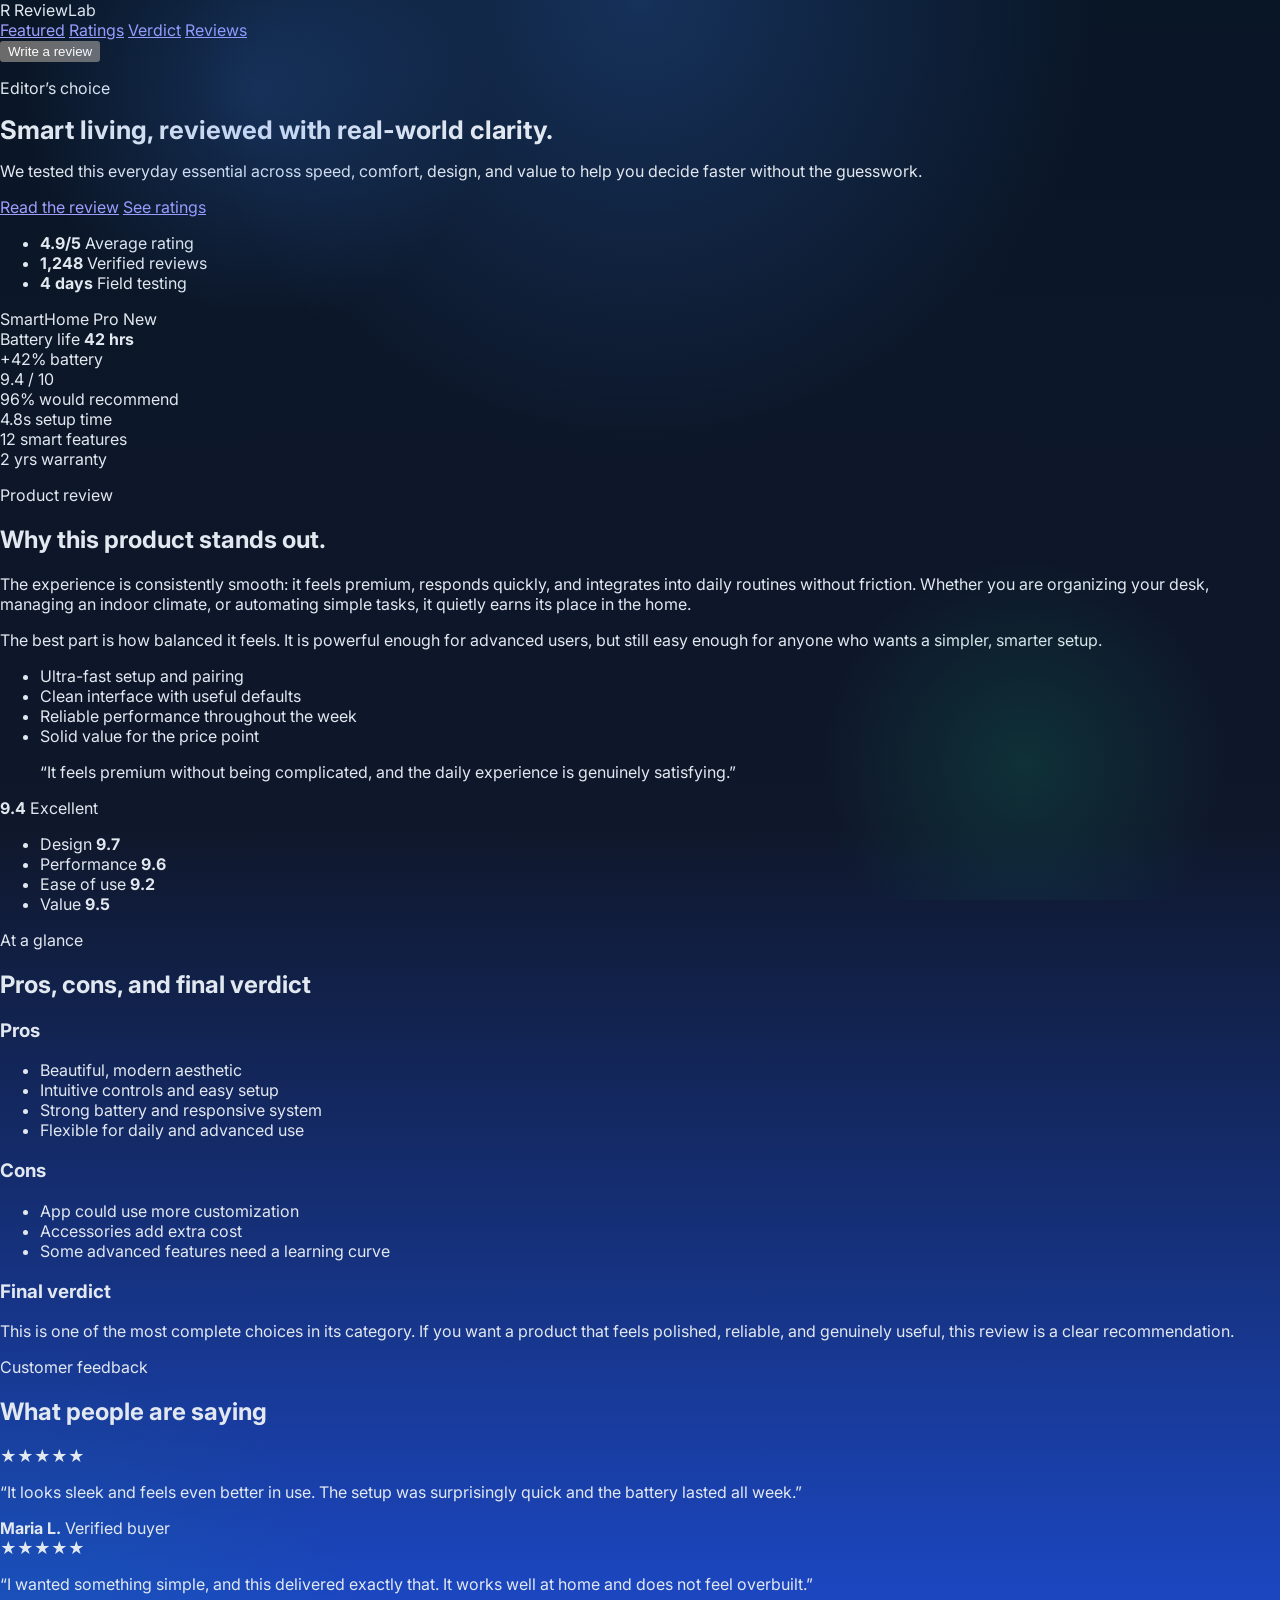
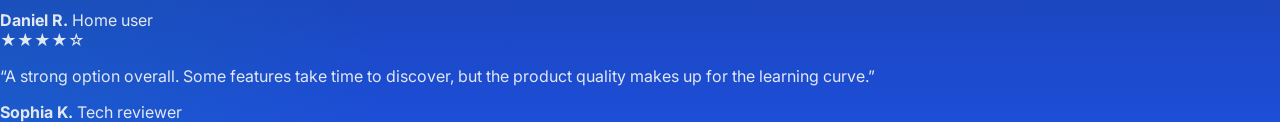
<file: index.html>
<!doctype html>
<html lang="en">
  <head>
    <meta charset="UTF-8" />
    <meta name="viewport" content="width=device-width, initial-scale=1.0" />
    <title>ReviewLab | Product Review</title>
    <meta
      name="description"
      content="Modern product review landing page with ratings, highlights, and customer feedback."
    />
    <link rel="preconnect" href="https://fonts.googleapis.com" />
    <link rel="preconnect" href="https://fonts.gstatic.com" crossorigin />
    <link
      href="https://fonts.googleapis.com/css2?family=Inter:wght@400;500;600;700;800&display=swap"
      rel="stylesheet"
    />
    <link rel="stylesheet" href="styles.css" />
  </head>
  <body>
    <div class="page-shell">
      <header class="topbar">
        <div class="brand" aria-label="ReviewLab home">
          <span class="brand-mark">R</span>
          <span>ReviewLab</span>
        </div>

        <nav class="nav" aria-label="Main navigation">
          <a href="#featured">Featured</a>
          <a href="#ratings">Ratings</a>
          <a href="#verdict">Verdict</a>
          <a href="#reviews">Reviews</a>
        </nav>

        <button class="cta-button" type="button">Write a review</button>
      </header>

      <main>
        <section class="hero">
          <div class="hero-copy">
            <p class="eyebrow">Editor’s choice</p>
            <h1>Smart living, reviewed with real-world clarity.</h1>
            <p class="intro">
              We tested this everyday essential across speed, comfort, design,
              and value to help you decide faster without the guesswork.
            </p>

            <div class="hero-actions">
              <a class="primary-btn" href="#featured">Read the review</a>
              <a class="secondary-btn" href="#ratings">See ratings</a>
            </div>

            <ul class="hero-meta" aria-label="Key product stats">
              <li>
                <strong>4.9/5</strong>
                <span>Average rating</span>
              </li>
              <li>
                <strong>1,248</strong>
                <span>Verified reviews</span>
              </li>
              <li>
                <strong>4 days</strong>
                <span>Field testing</span>
              </li>
            </ul>
          </div>

          <div class="hero-visual" aria-label="Product preview">
            <div class="device-card">
              <div class="device-header">
                <span class="dot red"></span>
                <span class="dot yellow"></span>
                <span class="dot green"></span>
              </div>

              <div class="device-screen">
                <div class="screen-top">
                  <span>SmartHome Pro</span>
                  <span class="badge">New</span>
                </div>
                <div class="screen-metric">
                  <span>Battery life</span>
                  <strong>42 hrs</strong>
                </div>
                <div class="bars" aria-hidden="true">
                  <span style="height: 38%"></span>
                  <span style="height: 54%"></span>
                  <span style="height: 70%"></span>
                  <span style="height: 88%"></span>
                  <span style="height: 100%"></span>
                </div>
              </div>
            </div>

            <div class="floating-badge badge-one">+42% battery</div>
            <div class="floating-badge badge-two">9.4 / 10</div>
          </div>
        </section>

        <section class="summary-strip" id="ratings">
          <article>
            <span class="stat-number">96%</span>
            <span class="stat-label">would recommend</span>
          </article>
          <article>
            <span class="stat-number">4.8s</span>
            <span class="stat-label">setup time</span>
          </article>
          <article>
            <span class="stat-number">12</span>
            <span class="stat-label">smart features</span>
          </article>
          <article>
            <span class="stat-number">2 yrs</span>
            <span class="stat-label">warranty</span>
          </article>
        </section>

        <section class="review-layout" id="featured">
          <article class="panel feature-copy">
            <p class="eyebrow">Product review</p>
            <h2>Why this product stands out.</h2>
            <p>
              The experience is consistently smooth: it feels premium, responds
              quickly, and integrates into daily routines without friction.
              Whether you are organizing your desk, managing an indoor climate,
              or automating simple tasks, it quietly earns its place in the
              home.
            </p>
            <p>
              The best part is how balanced it feels. It is powerful enough for
              advanced users, but still easy enough for anyone who wants a
              simpler, smarter setup.
            </p>

            <ul class="checklist">
              <li>Ultra-fast setup and pairing</li>
              <li>Clean interface with useful defaults</li>
              <li>Reliable performance throughout the week</li>
              <li>Solid value for the price point</li>
            </ul>

            <blockquote>
              “It feels premium without being complicated, and the daily
              experience is genuinely satisfying.”
            </blockquote>
          </article>

          <aside class="panel score-panel" id="verdict">
            <div class="score-ring">
              <div class="score-inner">
                <strong>9.4</strong>
                <span>Excellent</span>
              </div>
            </div>

            <ul class="score-list">
              <li>
                <span>Design</span>
                <strong>9.7</strong>
              </li>
              <li>
                <span>Performance</span>
                <strong>9.6</strong>
              </li>
              <li>
                <span>Ease of use</span>
                <strong>9.2</strong>
              </li>
              <li>
                <span>Value</span>
                <strong>9.5</strong>
              </li>
            </ul>
          </aside>
        </section>

        <section class="comparison-section">
          <div class="section-heading">
            <p class="eyebrow">At a glance</p>
            <h2>Pros, cons, and final verdict</h2>
          </div>

          <div class="comparison-grid">
            <article class="panel pros-panel">
              <h3>Pros</h3>
              <ul>
                <li>Beautiful, modern aesthetic</li>
                <li>Intuitive controls and easy setup</li>
                <li>Strong battery and responsive system</li>
                <li>Flexible for daily and advanced use</li>
              </ul>
            </article>

            <article class="panel cons-panel">
              <h3>Cons</h3>
              <ul>
                <li>App could use more customization</li>
                <li>Accessories add extra cost</li>
                <li>Some advanced features need a learning curve</li>
              </ul>
            </article>

            <article class="panel verdict-panel">
              <h3>Final verdict</h3>
              <p>
                This is one of the most complete choices in its category. If you
                want a product that feels polished, reliable, and genuinely
                useful, this review is a clear recommendation.
              </p>
            </article>
          </div>
        </section>

        <section class="testimonial-section" id="reviews">
          <div class="section-heading">
            <p class="eyebrow">Customer feedback</p>
            <h2>What people are saying</h2>
          </div>

          <div class="testimonial-grid">
            <article class="panel testimonial-card">
              <div class="stars" aria-label="5 stars">★★★★★</div>
              <p>
                “It looks sleek and feels even better in use. The setup was
                surprisingly quick and the battery lasted all week.”
              </p>
              <footer>
                <strong>Maria L.</strong>
                <span>Verified buyer</span>
              </footer>
            </article>

            <article class="panel testimonial-card">
              <div class="stars" aria-label="5 stars">★★★★★</div>
              <p>
                “I wanted something simple, and this delivered exactly that. It
                works well at home and does not feel overbuilt.”
              </p>
              <footer>
                <strong>Daniel R.</strong>
                <span>Home user</span>
              </footer>
            </article>

            <article class="panel testimonial-card">
              <div class="stars" aria-label="4 stars">★★★★☆</div>
              <p>
                “A strong option overall. Some features take time to discover,
                but the product quality makes up for the learning curve.”
              </p>
              <footer>
                <strong>Sophia K.</strong>
                <span>Tech reviewer</span>
              </footer>
            </article>
          </div>
        </section>
      </main>
    </div>
  </body>
</html>
</file>
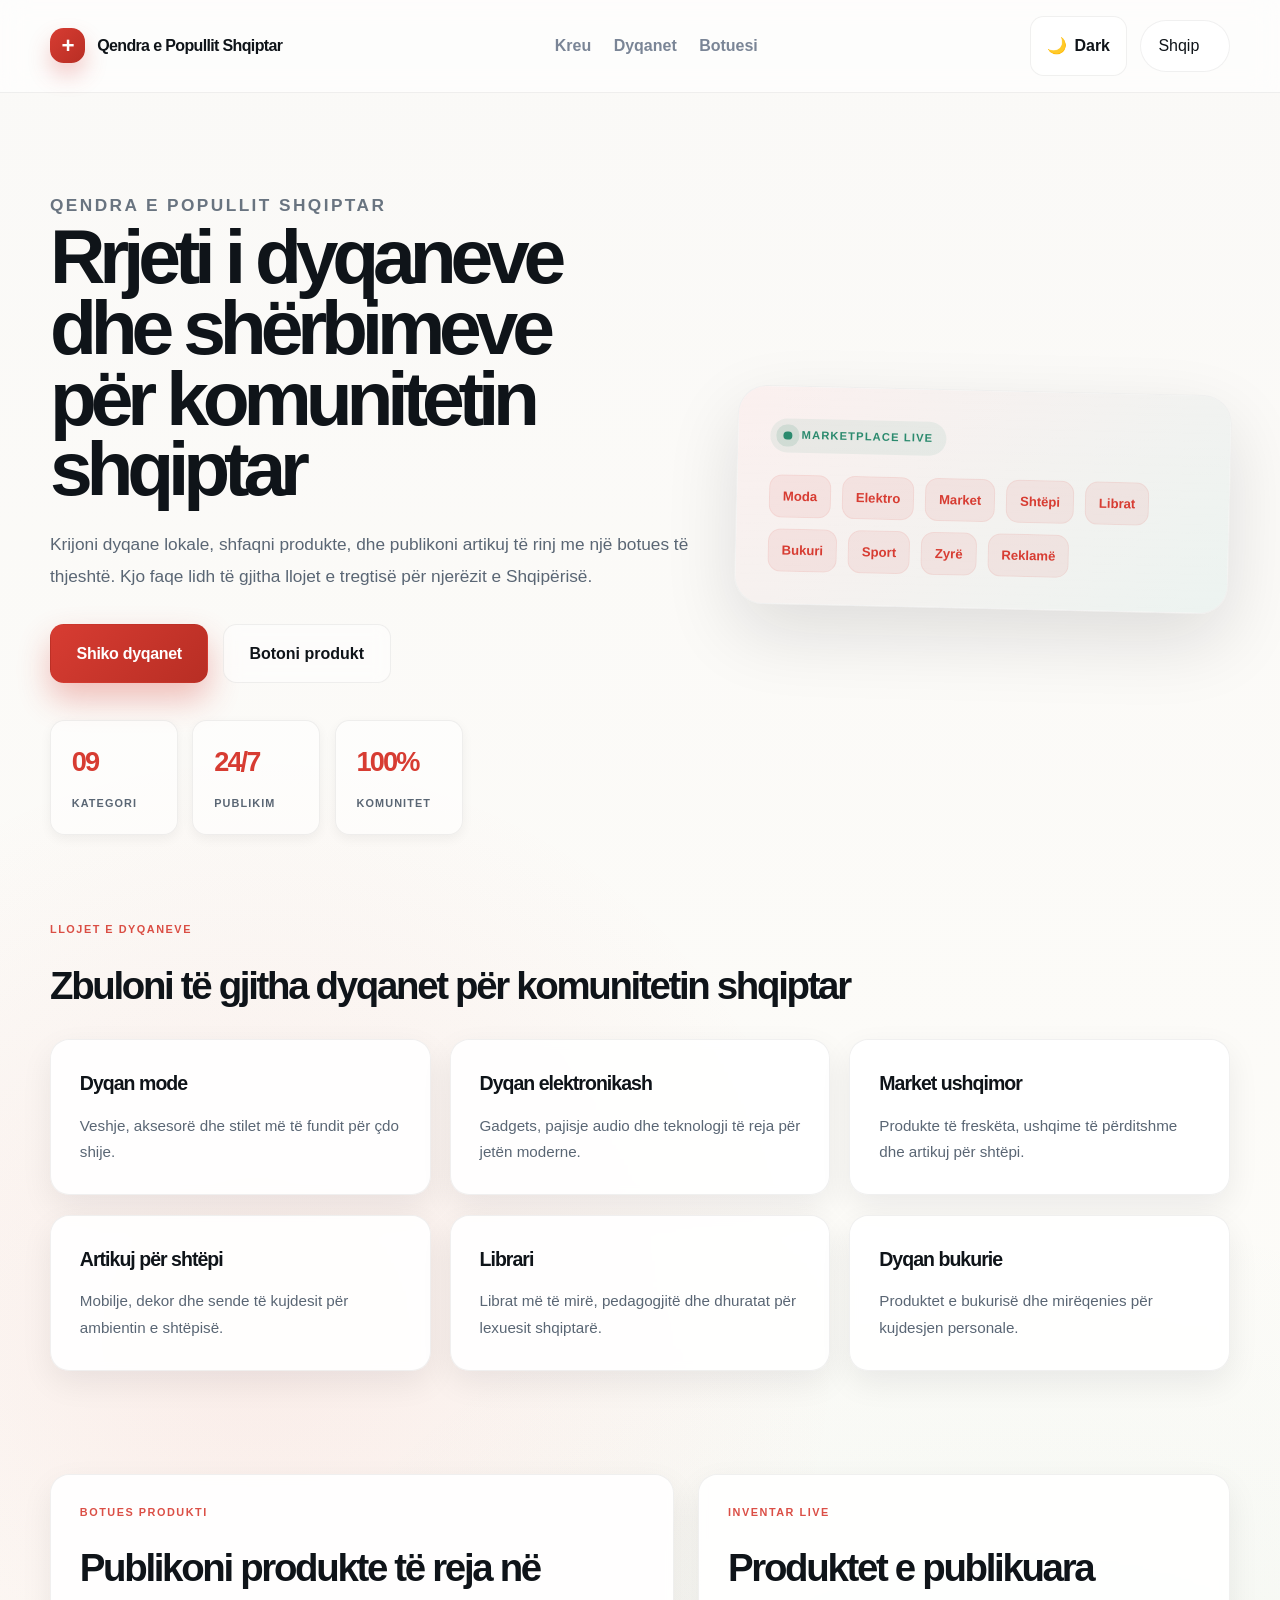
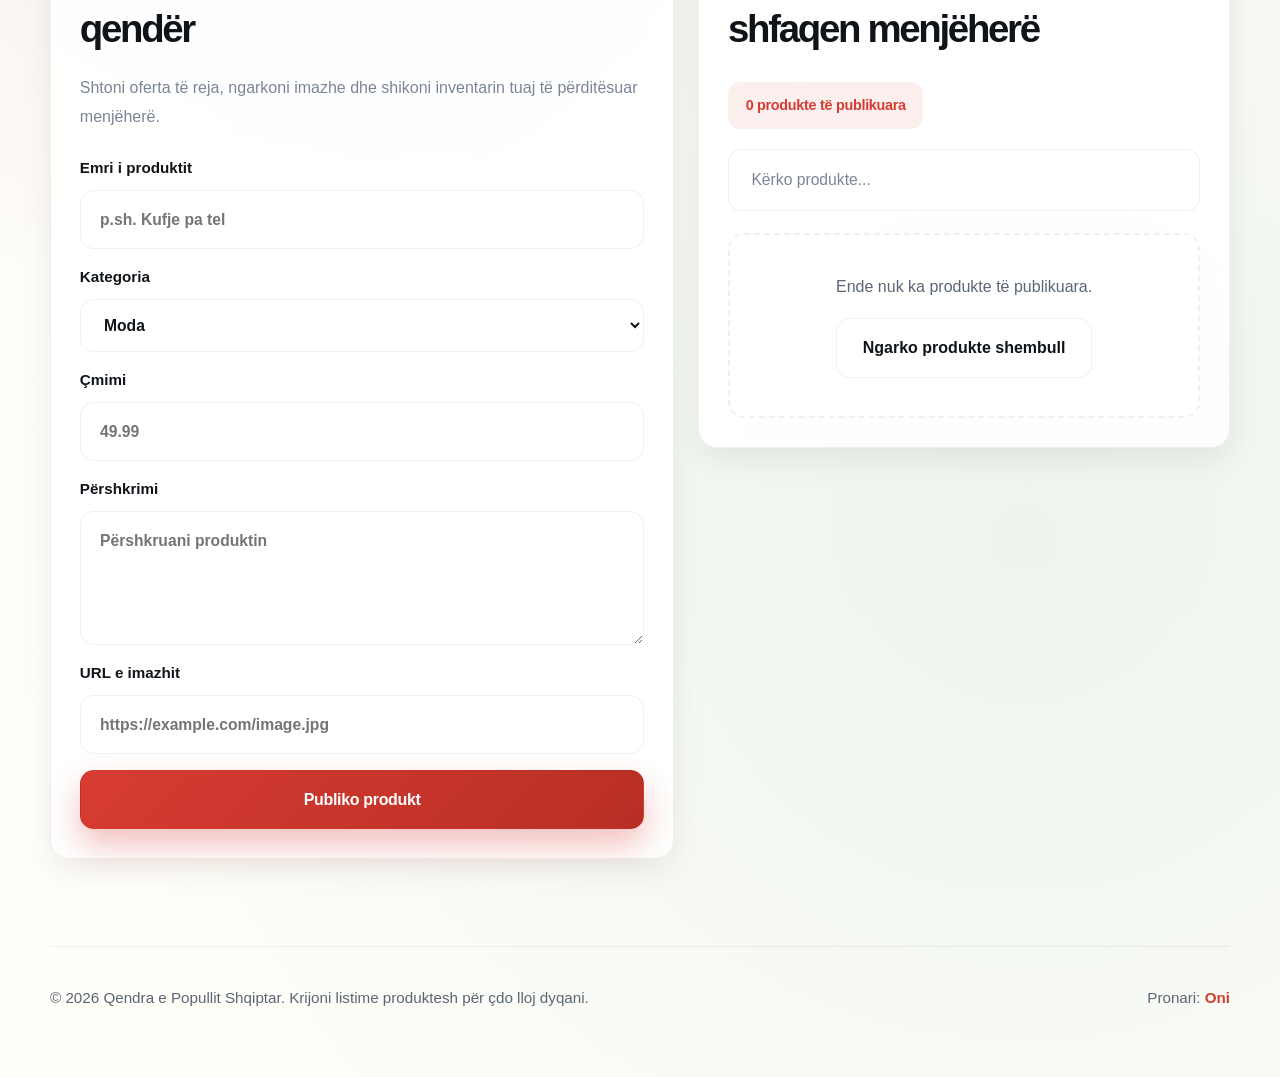
<file: shop-publisher-site/index.html>
<!DOCTYPE html>
<html lang="sq">
<head>
  <meta charset="UTF-8" />
  <meta name="viewport" content="width=device-width, initial-scale=1.0" />
  <title>Qendra e Popullit Shqiptar</title>
  <meta name="description" content="Publikoni produkte lokale dhe zbuloni dyqanet për komunitetin shqiptar." />
  <link rel="stylesheet" href="styles.css" />
</head>
<body>
  <header class="site-header">
    <div class="layout container header-inner">
      <a id="brandText" class="brand" href="#home" data-i18n="brandText"><span class="brand-mark" aria-hidden="true">+</span>Qendra e Popullit Shqiptar</a>
      <nav class="site-nav" aria-label="Primary navigation">
        <a id="navHome" href="#home" data-i18n="navHome">Kreu</a>
        <a id="navShops" href="#shops" data-i18n="navShops">Dyqanet</a>
        <a id="navPublisher" href="#publisher" data-i18n="navPublisher">Botuesi</a>
      </nav>
      <div class="header-actions">
        <button id="themeToggle" class="btn btn-secondary theme-button" type="button" aria-label="Toggle theme">
          <span class="theme-icon">🌙</span>
          <span id="themeLabel">Dark</span>
        </button>
        <label class="lang-switch">
          <span class="sr-only" data-i18n="languageLabel">Gjuha</span>
          <select id="languageSelect" aria-label="Language">
            <option value="sq">Shqip</option>
            <option value="en">English</option>
          </select>
        </label>
      </div>
    </div>
  </header>

  <main>
    <section class="hero" id="home">
      <div class="layout container hero-grid">
        <div>
          <p id="heroEyebrow" class="eyebrow" data-i18n="heroEyebrow">Qendra e Popullit Shqiptar</p>
          <h1 id="heroTitle" data-i18n="heroTitle">Rrjeti i dyqaneve dhe shërbimeve për komunitetin shqiptar</h1>
          <p id="heroText" data-i18n="heroText">Krijoni dyqane lokale, shfaqni produkte, dhe publikoni artikuj të rinj me një botues të thjeshtë.
             Kjo faq​e lidh të gjitha llojet e tregtisë për njerëzit e Shqipërisë.</p>
          <div class="hero-actions">
            <a id="heroPrimary" class="btn btn-primary" href="#shops" data-i18n="heroPrimary">Shiko dyqanet</a>
            <a id="heroSecondary" class="btn btn-secondary" href="#publisher" data-i18n="heroSecondary">Botoni produkt</a>
          </div>
          <div class="hero-proof" aria-label="Marketplace highlights">
            <div><strong>09</strong><span>Kategori</span></div>
            <div><strong>24/7</strong><span>Publikim</span></div>
            <div><strong>100%</strong><span>Komunitet</span></div>
          </div>
        </div>
        <div class="hero-card">
          <div class="hero-card-topline"><span class="live-dot"></span> Marketplace live</div>
          <h2 id="heroCardTitle" data-i18n="heroCardTitle"></h2>
          <p id="heroCardText" data-i18n="heroCardText"></p>
          <div class="category-tags">
            <span data-category-key="fashion">Moda</span>
            <span data-category-key="electronics">Elektro</span>
            <span data-category-key="grocery">Market</span>
            <span data-category-key="homegoods">Shtëpi</span>
            <span data-category-key="books">Librat</span>
            <span data-category-key="beauty">Bukuri</span>
            <span data-category-key="sports">Sport</span>
            <span data-category-key="office">Zyrë</span>
            <span data-category-key="advertising">Reklamë</span>
          </div>
        </div>
      </div>
    </section>

    <section class="shops" id="shops">
      <div class="layout container">
        <div class="section-header">
          <p id="shopsEyebrow" class="eyebrow" data-i18n="shopsEyebrow">Llojet e dyqaneve</p>
          <h2 id="shopsTitle" data-i18n="shopsTitle">Zbuloni të gjitha dyqanet për komunitetin shqiptar</h2>
        </div>
        <div class="shop-grid">
          <article class="shop-card">
            <h3>Dyqan mode</h3>
            <p>Veshje, aksesorë dhe stilet më të fundit për çdo shije.</p>
          </article>
          <article class="shop-card">
            <h3>Dyqan elektronikash</h3>
            <p>Gadgets, pajisje audio dhe teknologji të reja për jetën moderne.</p>
          </article>
          <article class="shop-card">
            <h3>Market ushqimor</h3>
            <p>Produkte të freskëta, ushqime të përditshme dhe artikuj për shtëpi.</p>
          </article>
          <article class="shop-card">
            <h3>Artikuj për shtëpi</h3>
            <p>Mobilje, dekor dhe sende të kujdesit për ambientin e shtëpisë.</p>
          </article>
          <article class="shop-card">
            <h3>Librari</h3>
            <p>Librat më të mirë, pedagogjitë dhe dhuratat për lexuesit shqiptarë.</p>
          </article>
          <article class="shop-card">
            <h3>Dyqan bukurie</h3>
            <p>Produktet e bukurisë dhe mirëqenies për kujdesjen personale.</p>
          </article>
        </div>
      </div>
    </section>

    <section class="publisher" id="publisher">
      <div class="layout container publisher-grid">
        <div class="publisher-panel">
          <div class="section-header">
            <p id="publisherEyebrow" class="eyebrow" data-i18n="publisherEyebrow">Botues produkti</p>
            <h2 id="publisherTitle" data-i18n="publisherTitle">Publikoni produkte të reja në qendër</h2>
            <p id="publisherCopy" class="section-copy" data-i18n="publisherCopy">Shtoni oferta të reja, ngarkoni imazhe dhe shikoni inventarin tuaj të përditësuar menjëherë.</p>
          </div>
          <form id="publisherForm" class="product-form">
            <fieldset>
              <legend class="sr-only">Product Details</legend>
              <label>
                <span id="labelProductName" data-i18n="labelProductName">Emri i produktit</span>
                <input type="text" id="productName" placeholder="p.sh. Kufje pa tel" required />
              </label>
              <label>
                <span id="labelProductCategory" data-i18n="labelProductCategory">Kategoria</span>
                <select id="productCategory" required>
                  <option value="fashion" data-i18n="categoryFashion">Moda</option>
                  <option value="electronics" data-i18n="categoryElectronics">Elektro</option>
                  <option value="grocery" data-i18n="categoryGrocery">Market</option>
                  <option value="homegoods" data-i18n="categoryHomeGoods">Shtëpi</option>
                  <option value="books" data-i18n="categoryBooks">Librat</option>
                  <option value="beauty" data-i18n="categoryBeauty">Bukuri</option>
                  <option value="sports" data-i18n="categorySports">Sport</option>
                  <option value="office" data-i18n="categoryOffice">Zyrë</option>
                  <option value="advertising" data-i18n="categoryAdvertising">Reklamë</option>
                </select>
              </label>
              <label>
                <span id="labelProductPrice" data-i18n="labelProductPrice">Çmimi</span>
                <input type="number" id="productPrice" min="0" step="0.01" placeholder="49.99" required />
              </label>
              <label>
                <span id="labelProductDescription" data-i18n="labelProductDescription">Përshkrimi</span>
                <textarea id="productDescription" rows="4" placeholder="Përshkruani produktin"></textarea>
              </label>
              <label>
                <span id="labelProductImage" data-i18n="labelProductImage">URL e imazhit</span>
                <input type="url" id="productImage" placeholder="https://example.com/image.jpg" />
              </label>
            </fieldset>
            <button id="publishButton" type="submit" class="btn btn-primary" data-i18n="publisherButton">Publiko produkt</button>
          </form>
          <div id="formMessage" class="form-message" role="status" aria-live="polite" aria-atomic="true"></div>
        </div>
        <div class="product-preview">
          <div class="section-header">
            <p id="inventoryEyebrow" class="eyebrow" data-i18n="inventoryEyebrow">Inventar live</p>
            <h2 id="inventoryTitle" data-i18n="inventoryTitle">Produktet e publikuara shfaqen menjëherë</h2>
          </div>
          <div class="product-summary">
            <span id="productCount">0 produkte të publikuara</span>
          </div>
          <div class="search-box">
            <label for="searchInput" class="sr-only" data-i18n="searchPlaceholder">Kërko produkte</label>
            <input type="text" id="searchInput" class="search-input" placeholder="Kërko produkte..." data-i18n="searchPlaceholder" />
          </div>
          <div id="productList" class="product-list" role="region" aria-live="polite" aria-label="Product results">
            <div class="empty-state">
              <p id="emptyText" data-i18n="emptyText">Ende nuk ka produkte të publikuara.</p>
              <button id="loadSample" class="btn btn-secondary" data-i18n="loadSample">Ngarko produkte shembull</button>
            </div>
          </div>
        </div>
      </div>
    </section>
  </main>

  <footer class="site-footer">
    <div class="layout container footer-content">
      <p id="footerText" data-i18n="footerText">© 2026 Qendra e Popullit Shqiptar. Krijoni listime produktesh për çdo lloj dyqani.</p>
      <p id="footerOwner" data-i18n="footerOwner">Pronari: <a href="https://www.facebook.com/oni.328075/" target="_blank" rel="noopener noreferrer">Oni</a></p>
    </div>
  </footer>

  <script src="script.js"></script>
</body>
</html>
</file>
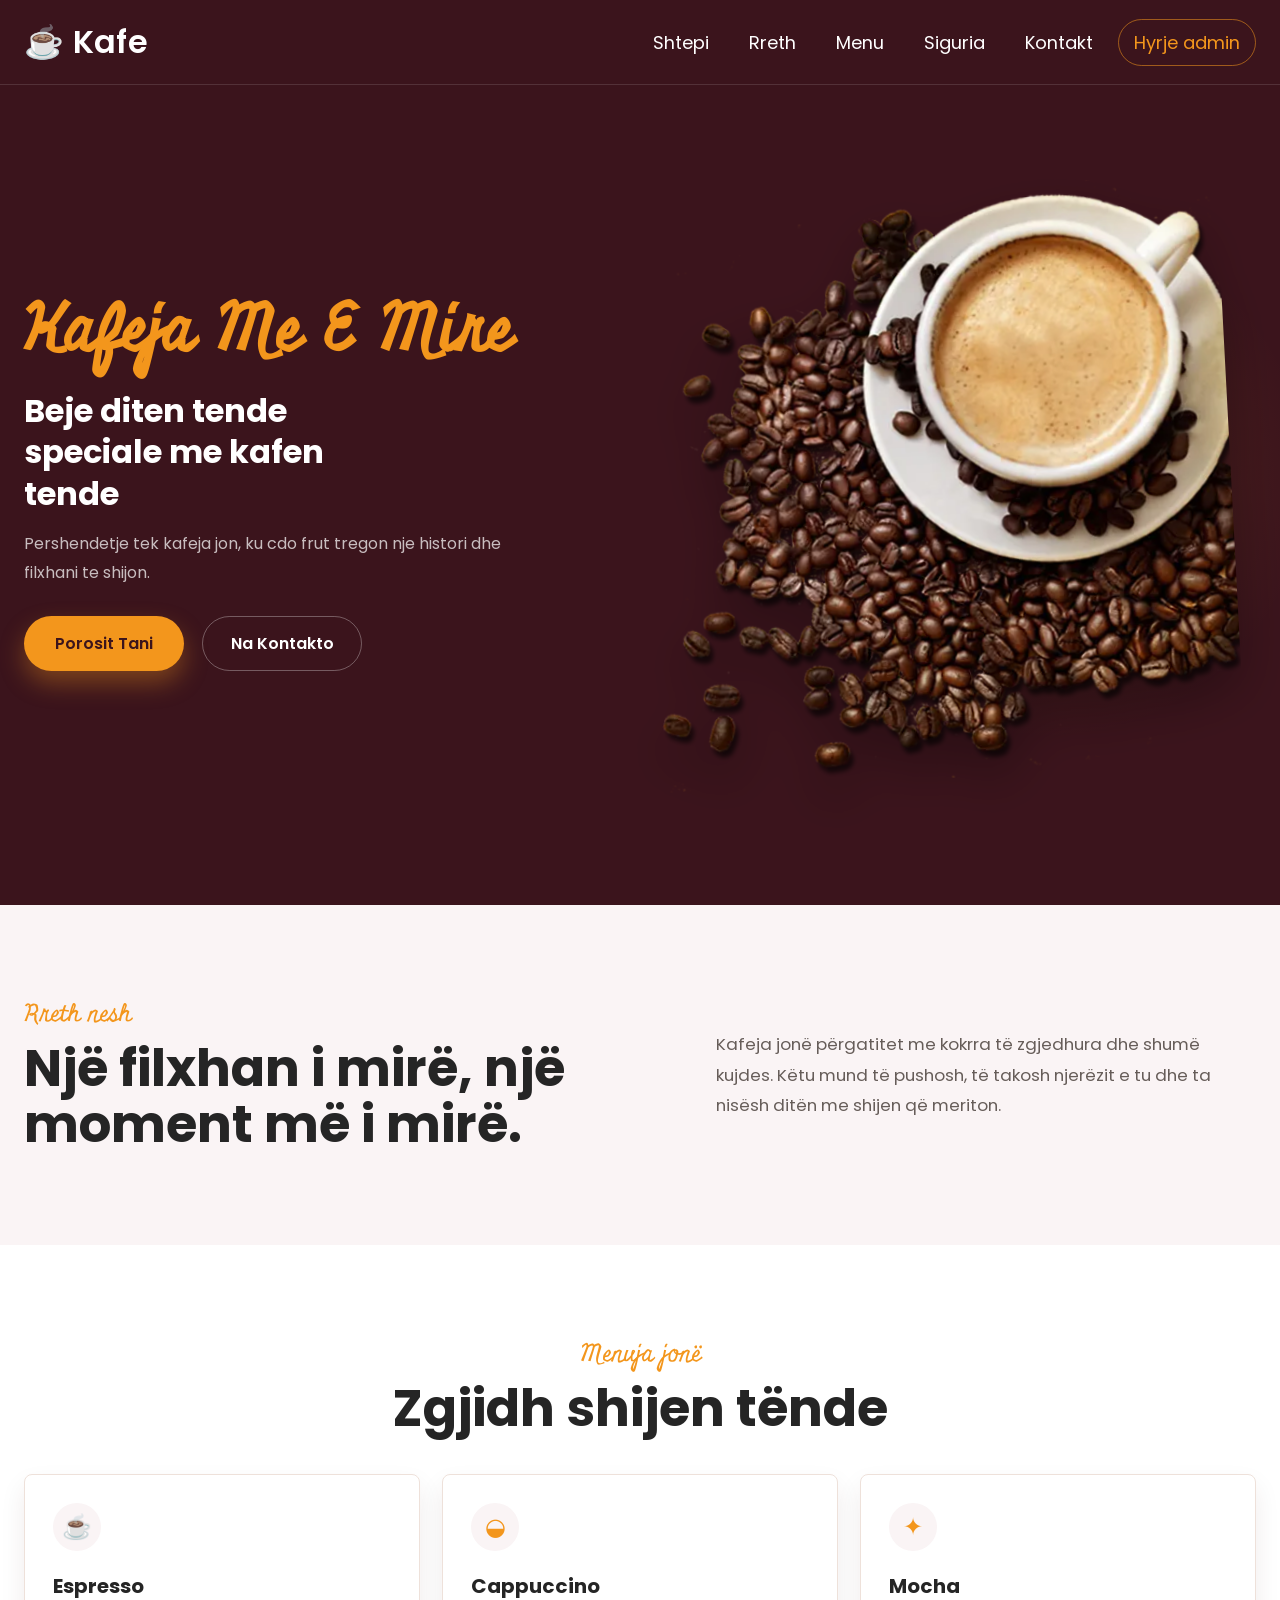
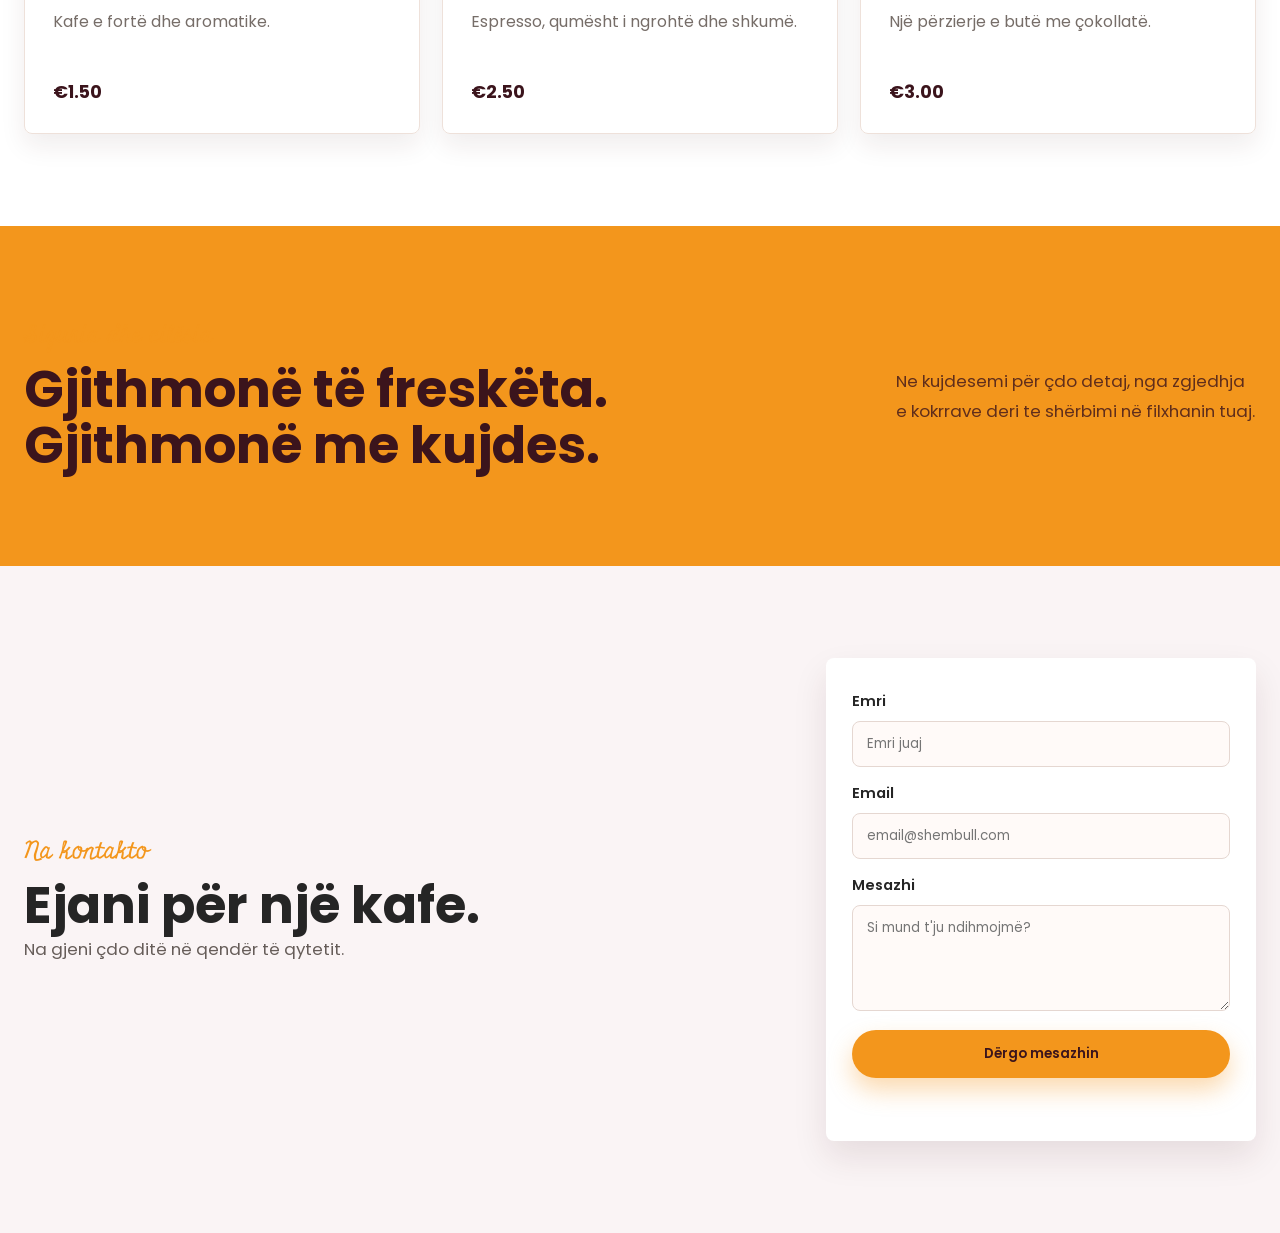
<file: prima.html>
<!DOCTYPE html>
<html lang="en">

<head>
    <meta charset="UTF-8">
    <meta name="viewport" content="width=device-width, initial-scale=1.0">
    <link rel="stylesheet" href="prima.css">
    <title>Kafe</title>
</head>

<body>
    <!--Header/Navbar-->
    <header>
        <nav class="navbar section-content">
            <a href="#" class="nav-logo">
                <h2 class="logo-text">&#9749; Kafe</h2>
            </a>
            <ul class="nav-menu">
                <li class="nav-item"><a href="#home" class="nav-link">Shtepi</a></li>
                <li class="nav-item"><a href="#about" class="nav-link">Rreth</a></li>
                <li class="nav-item"><a href="#menu" class="nav-link">Menu</a></li>
                <li class="nav-item"><a href="#safety" class="nav-link">Siguria</a></li>
                <li class="nav-item"><a href="#contact" class="nav-link">Kontakt</a></li>
                <li class="nav-item"><button class="nav-link admin-link" id="adminOpen" type="button">Hyrje admin</button></li>
            </ul>
        </nav>
    </header>

    <main>
        <section class="hero-section" id="home">
            <div class="section-content hero-content">
                <div class="hero-details">
                    <h2 class="title">Kafeja Me E Mire</h2>
                    <h3 class="subtitle">Beje diten tende speciale me kafen tende</h3>
                    <p class="description">
                        Pershendetje tek kafeja jon, ku cdo frut tregon nje histori dhe filxhani te shijon.
                    </p>
                    <div class="buttons">
                        <a href="#" class="button order-new">Porosit Tani</a>
                        <a href="#" class="button contact-us">Na Kontakto</a>
                    </div>
                </div>

                <div class="hero-image-wrapper">
                    <img src="coffee.png" alt="Coffee cup" class="hero-image">
                </div>
            </div>
        </section>

        <section class="info-section" id="about">
            <div class="section-content info-grid">
                <div class="section-heading">
                    <p class="section-kicker">Rreth nesh</p>
                    <h2>Një filxhan i mirë, një moment më i mirë.</h2>
                </div>
                <p class="section-copy">Kafeja jonë përgatitet me kokrra të zgjedhura dhe shumë kujdes. Këtu mund të pushosh, të takosh njerëzit e tu dhe ta nisësh ditën me shijen që meriton.</p>
            </div>
        </section>

        <section class="menu-section" id="menu">
            <div class="section-content">
                <div class="section-heading centered-heading">
                    <p class="section-kicker">Menuja jonë</p>
                    <h2>Zgjidh shijen tënde</h2>
                </div>
                <div class="menu-grid">
                    <article class="menu-card"><span class="menu-icon">☕</span><h3>Espresso</h3><p>Kafe e fortë dhe aromatike.</p><strong>€1.50</strong></article>
                    <article class="menu-card"><span class="menu-icon">◒</span><h3>Cappuccino</h3><p>Espresso, qumësht i ngrohtë dhe shkumë.</p><strong>€2.50</strong></article>
                    <article class="menu-card"><span class="menu-icon">✦</span><h3>Mocha</h3><p>Një përzierje e butë me çokollatë.</p><strong>€3.00</strong></article>
                </div>
            </div>
        </section>

        <section class="safety-section" id="safety">
            <div class="section-content safety-content">
                <div><p class="section-kicker">Siguria dhe cilësia</p><h2>Gjithmonë të freskëta. Gjithmonë me kujdes.</h2></div>
                <p>Ne kujdesemi për çdo detaj, nga zgjedhja e kokrrave deri te shërbimi në filxhanin tuaj.</p>
            </div>
        </section>

        <section class="contact-section" id="contact">
            <div class="section-content contact-content">
                <div class="section-heading"><p class="section-kicker">Na kontakto</p><h2>Ejani për një kafe.</h2><p>Na gjeni çdo ditë në qendër të qytetit.</p></div>
                <form class="contact-form" id="contactForm">
                    <label for="contactName">Emri</label>
                    <input id="contactName" name="name" type="text" placeholder="Emri juaj" required>
                    <label for="contactEmail">Email</label>
                    <input id="contactEmail" name="email" type="email" placeholder="email@shembull.com" required>
                    <label for="contactMessage">Mesazhi</label>
                    <textarea id="contactMessage" name="message" rows="4" placeholder="Si mund t'ju ndihmojmë?" required></textarea>
                    <button class="button order-new" type="submit">Dërgo mesazhin</button>
                    <p class="form-status" id="formStatus" role="status" aria-live="polite"></p>
                </form>
            </div>
        </section>
    </main>
    <div class="admin-modal" id="adminModal" aria-hidden="true">
        <div class="admin-dialog" role="dialog" aria-modal="true" aria-labelledby="adminTitle">
            <button class="modal-close" id="adminClose" type="button" aria-label="Mbyll">&times;</button>
            <p class="section-kicker">Paneli i dyqanit</p>
            <h2 id="adminTitle">Hyrje për administrim</h2>
            <p class="admin-copy">Menaxhoni menunë, porositë dhe informacionin e kafenesë.</p>
            <form class="admin-form" id="adminForm">
                <label for="adminEmail">Email</label>
                <input id="adminEmail" type="email" placeholder="admin@kafeja.al" required>
                <label for="adminPassword">Fjalëkalimi</label>
                <input id="adminPassword" type="password" placeholder="Shkruani fjalëkalimin" required>
                <button class="button order-new" type="submit">Hyr në panel</button>
                <p class="form-status" id="adminStatus" role="status" aria-live="polite"></p>
            </form>
        </div>
    </div>
    <script src="prima.js"></script>
</body>

</html>
</file>
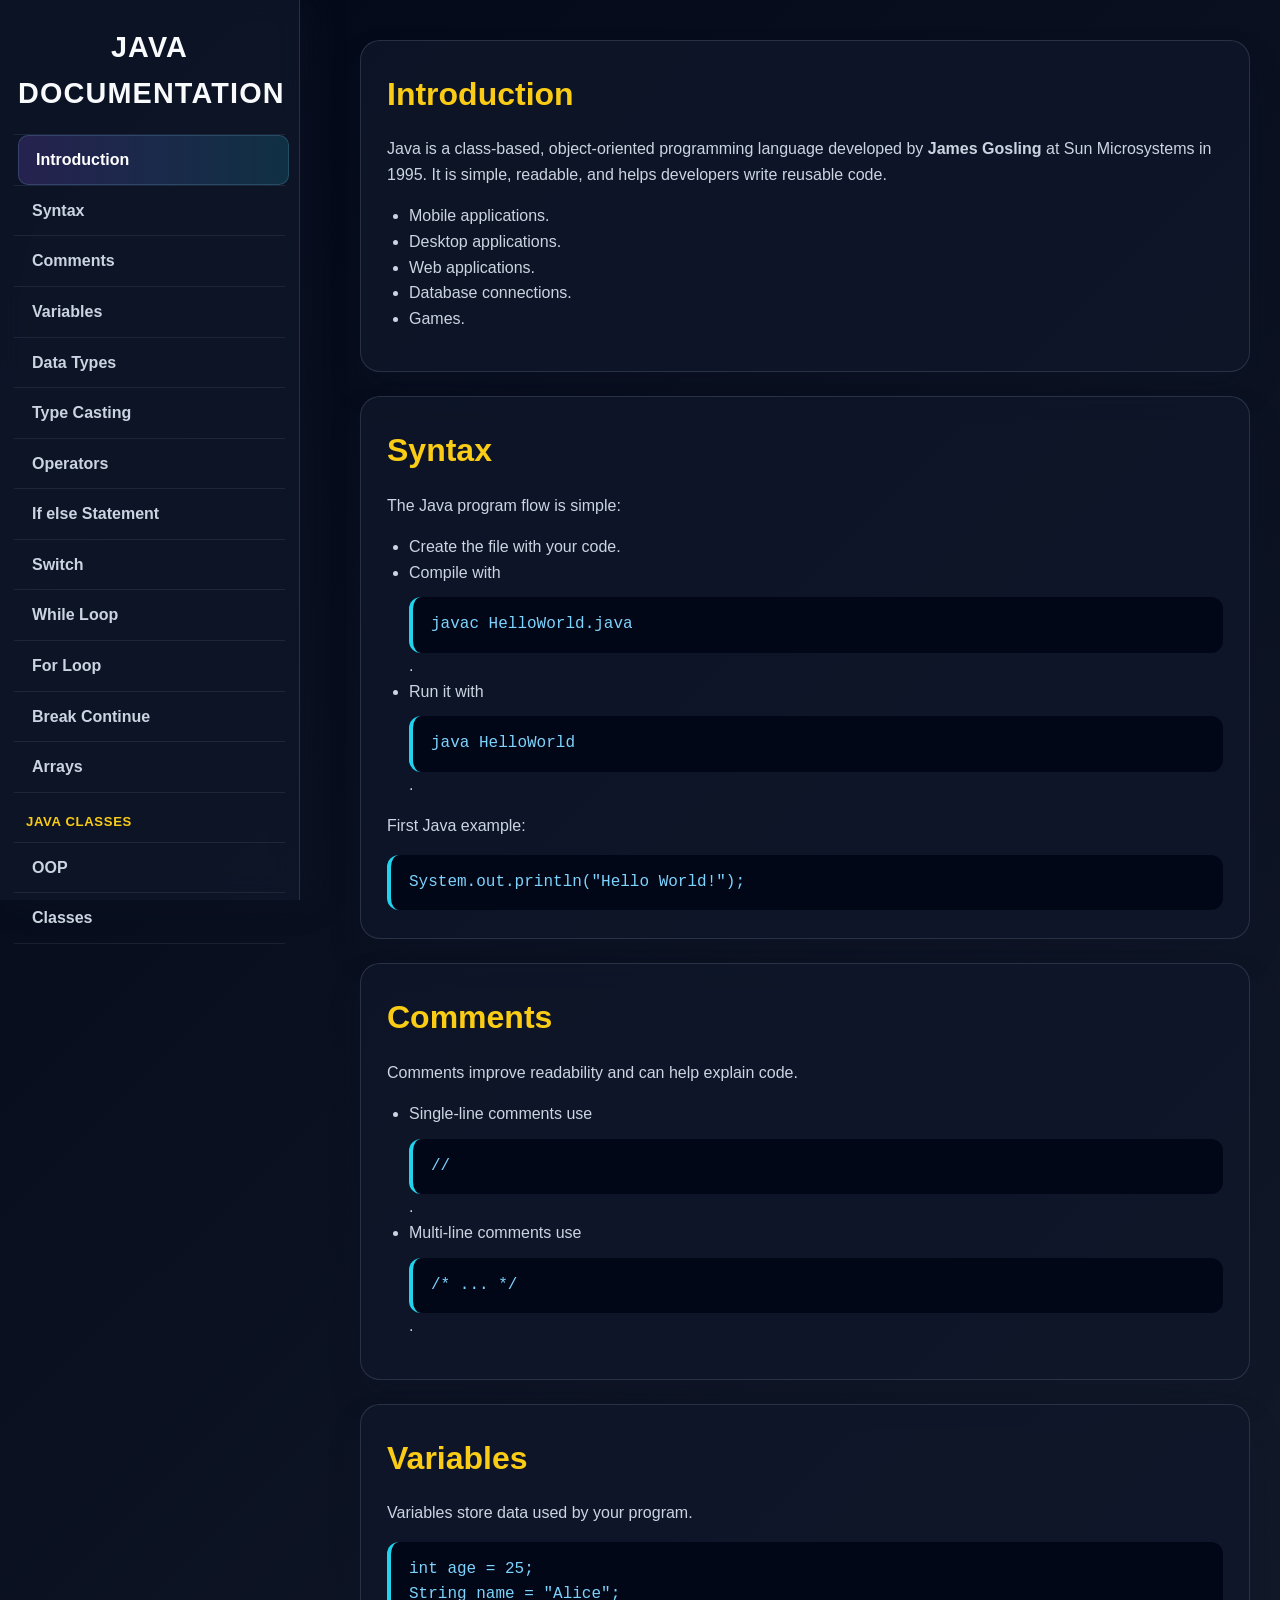
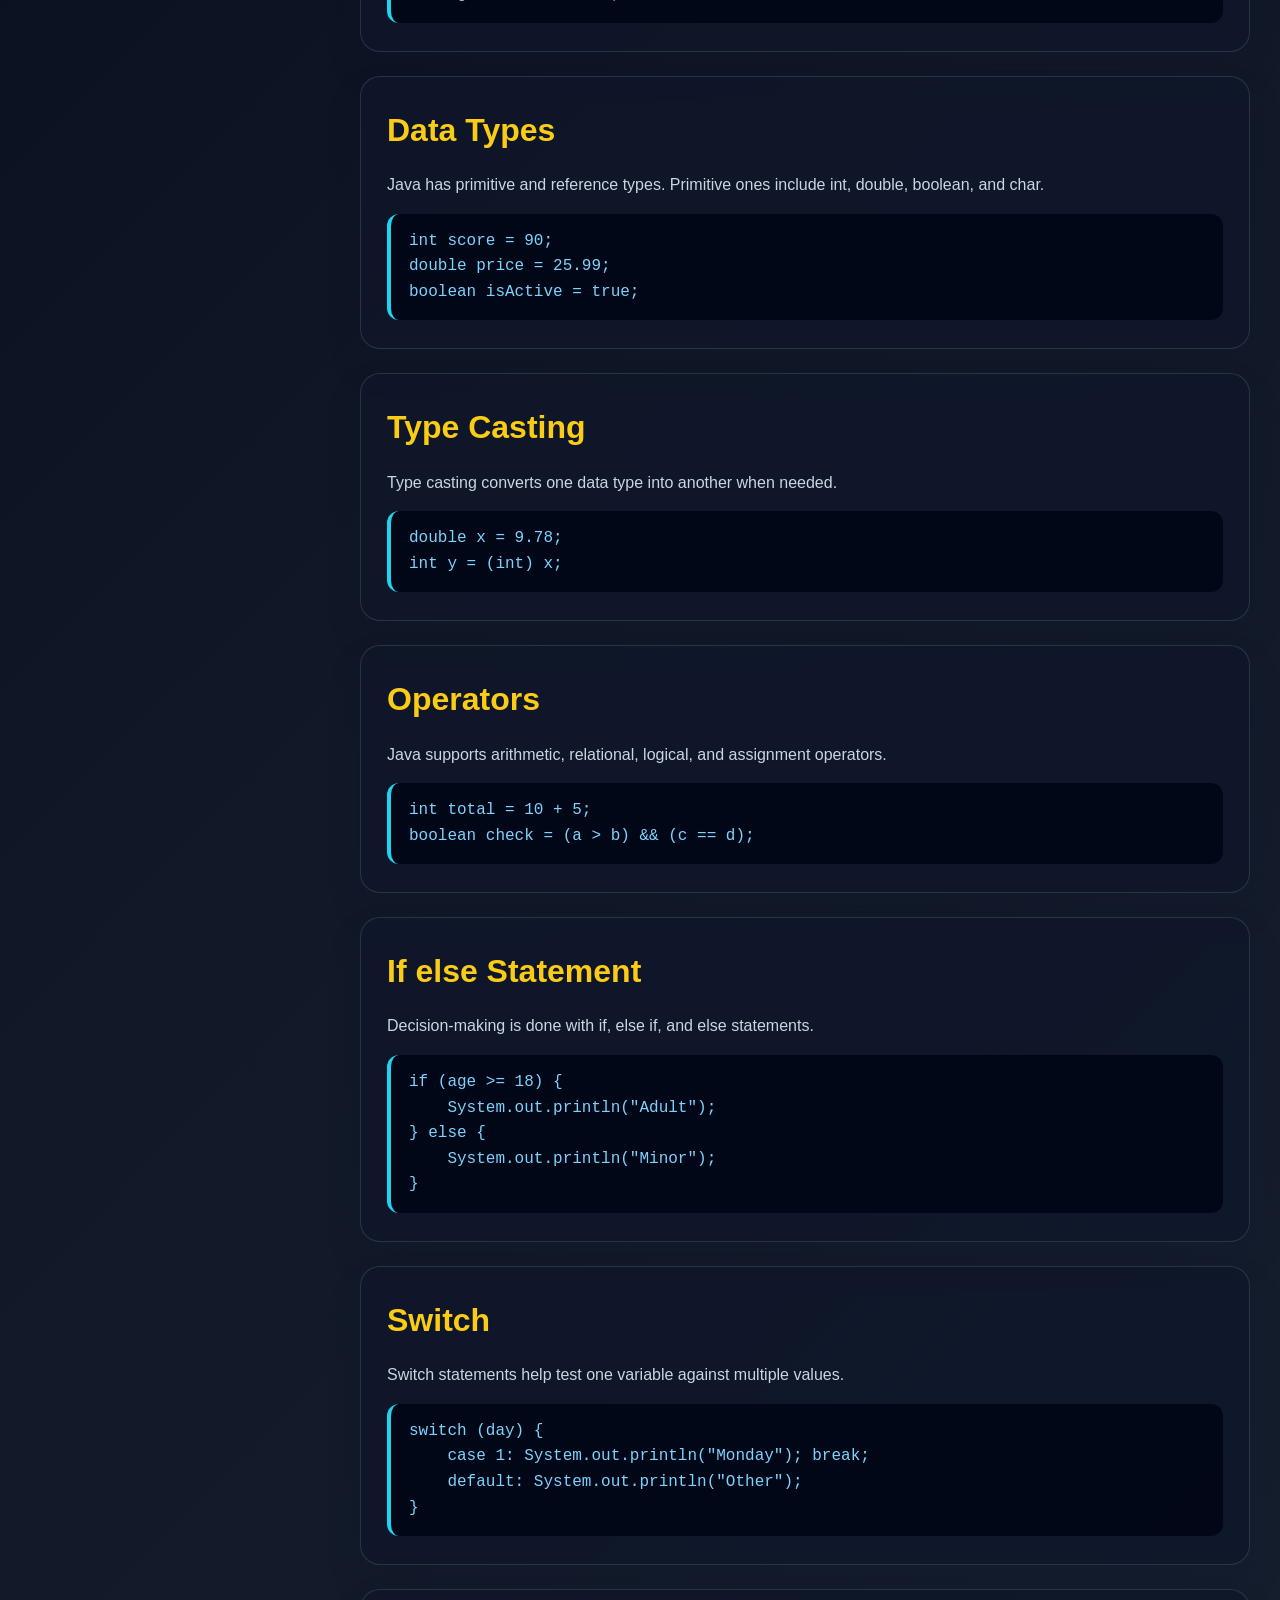
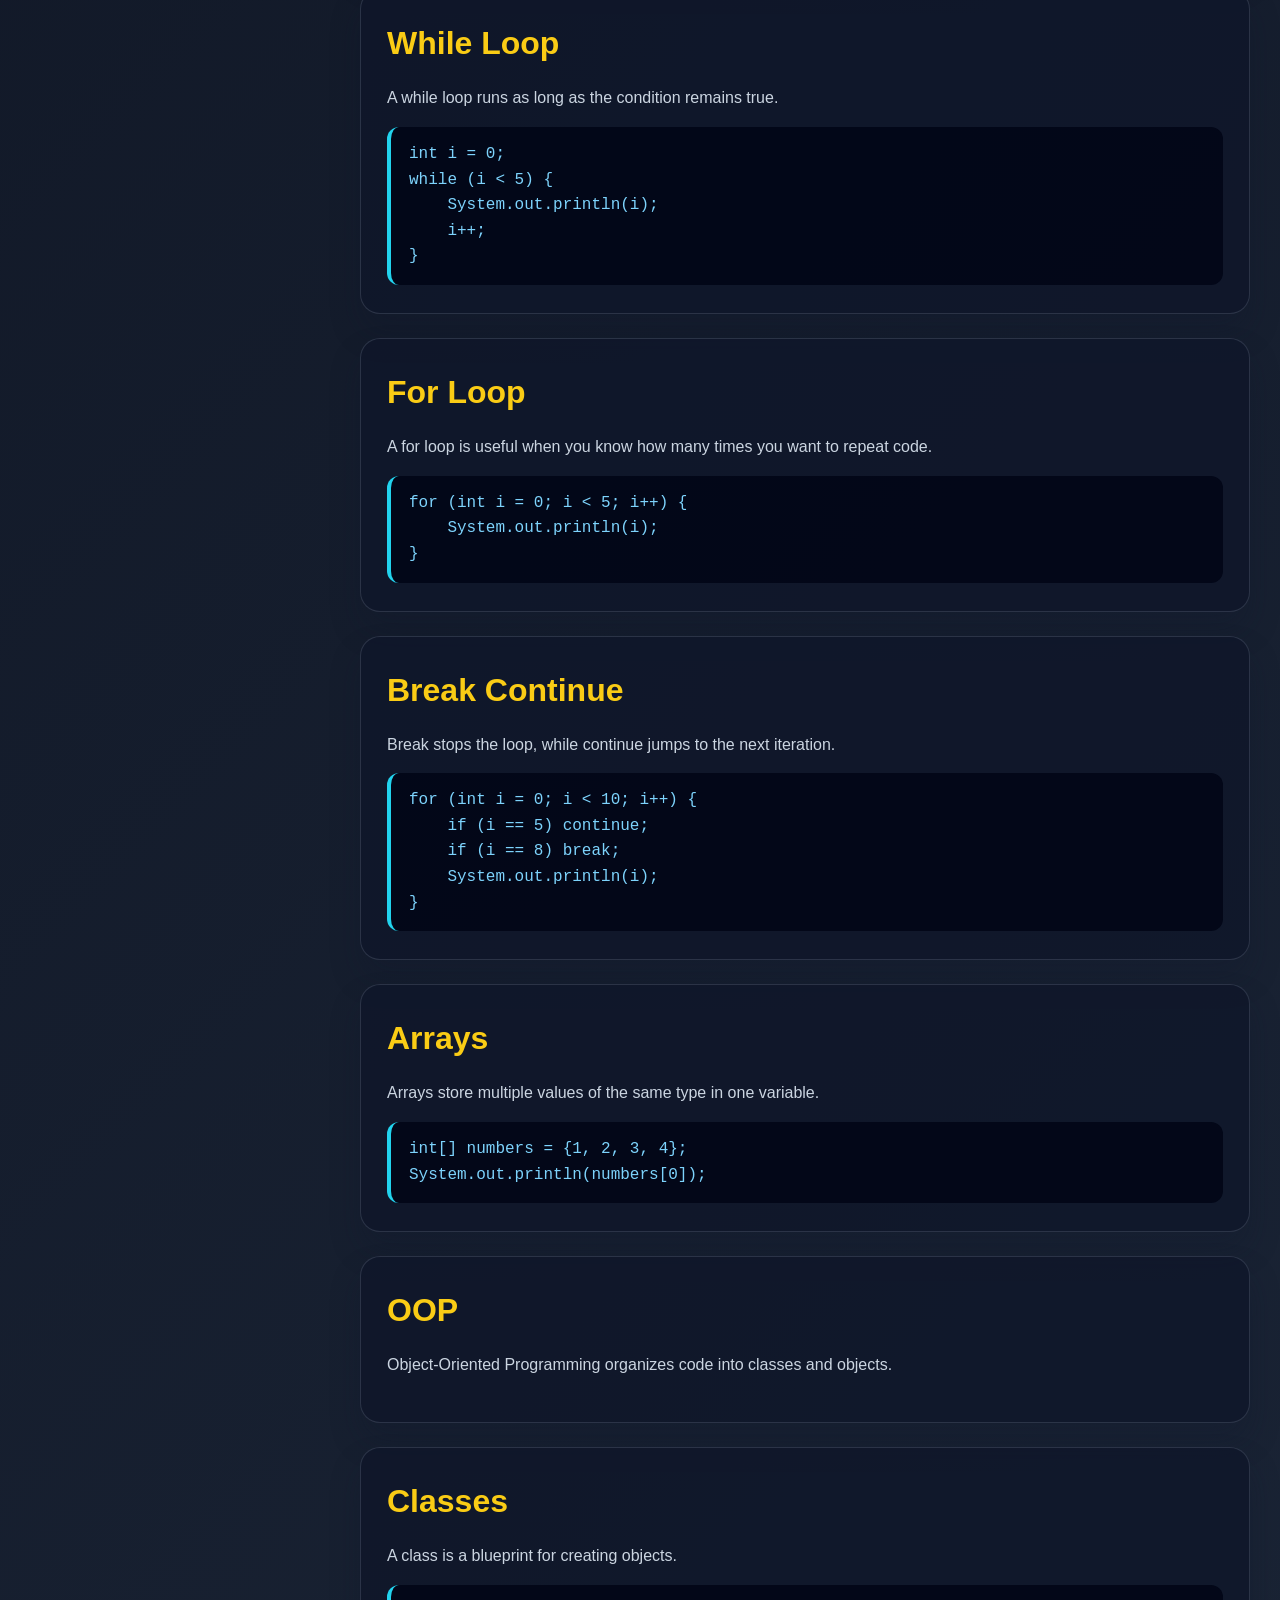
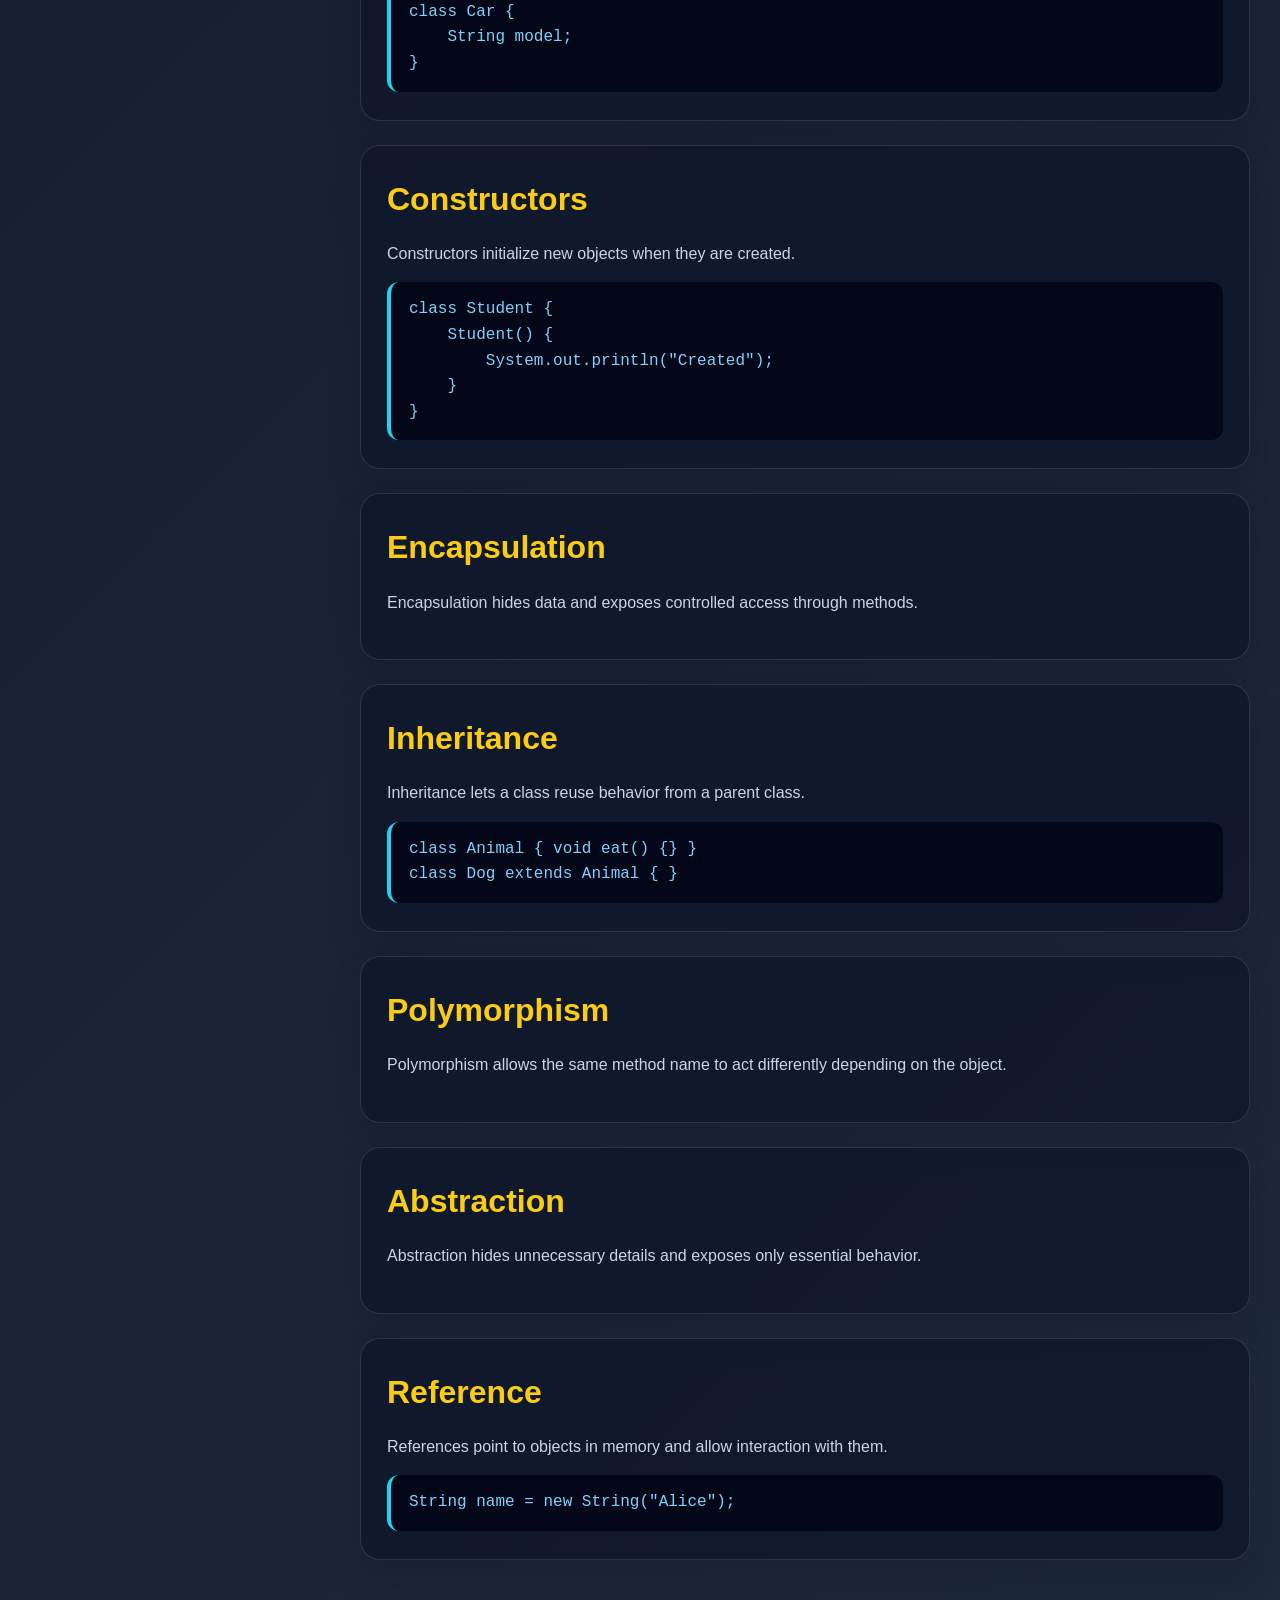
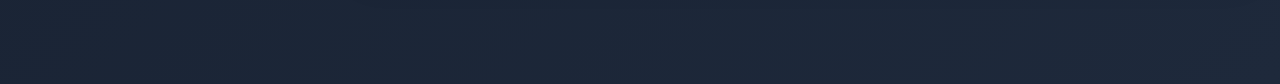
<file: sm.html>
<!DOCTYPE html>
<html lang="en">

<head>
    <meta charset="UTF-8" />
    <meta name="viewport" content="width=device-width, initial-scale=1.0" />
    <title>Java Documentation</title>
    <link rel="stylesheet" href="sm.css" />
</head>

<body>
    <nav id="navbar">
        <header>Java Documentation</header>
        <ul>
            <li><a class="nav-link" href="#Introduction">Introduction</a></li>
            <li><a class="nav-link" href="#Syntax">Syntax</a></li>
            <li><a class="nav-link" href="#Comments">Comments</a></li>
            <li><a class="nav-link" href="#Variables">Variables</a></li>
            <li><a class="nav-link" href="#Data_Types">Data Types</a></li>
            <li><a class="nav-link" href="#Type_Casting">Type Casting</a></li>
            <li><a class="nav-link" href="#Operators">Operators</a></li>
            <li><a class="nav-link" href="#If_else_Statement">If else Statement</a></li>
            <li><a class="nav-link" href="#Switch">Switch</a></li>
            <li><a class="nav-link" href="#While_Loop">While Loop</a></li>
            <li><a class="nav-link" href="#For_Loop">For Loop</a></li>
            <li><a class="nav-link" href="#Break_Continue">Break Continue</a></li>
            <li><a class="nav-link" href="#Arrays">Arrays</a></li>

            <li class="section-title">Java Classes</li>
            <li><a class="nav-link" href="#OOP">OOP</a></li>
            <li><a class="nav-link" href="#Classes">Classes</a></li>
            <li><a class="nav-link" href="#Constructors">Constructors</a></li>
            <li><a class="nav-link" href="#Encapsulation">Encapsulation</a></li>
            <li><a class="nav-link" href="#Inheritance">Inheritance</a></li>
            <li><a class="nav-link" href="#Polymorphism">Polymorphism</a></li>
            <li><a class="nav-link" href="#Abstraction">Abstraction</a></li>
            <li><a class="nav-link" href="#Reference">Reference</a></li>
        </ul>
    </nav>

    <main id="main-doc">
        <section class="main-section" id="Introduction">
            <header>Introduction</header>
            <article>
                <p>
                    Java is a class-based, object-oriented programming language developed by <b>James Gosling</b>
                    at Sun Microsystems in 1995. It is simple, readable, and helps developers write reusable code.
                </p>
                <ul>
                    <li>Mobile applications.</li>
                    <li>Desktop applications.</li>
                    <li>Web applications.</li>
                    <li>Database connections.</li>
                    <li>Games.</li>
                </ul>
            </article>
        </section>

        <section class="main-section" id="Syntax">
            <header>Syntax</header>
            <article>
                <p>The Java program flow is simple:</p>
                <ul>
                    <li>Create the file with your code.</li>
                    <li>Compile with <code>javac HelloWorld.java</code>.</li>
                    <li>Run it with <code>java HelloWorld</code>.</li>
                </ul>
                <p>First Java example:</p>
                <code>System.out.println("Hello World!");</code>
            </article>
        </section>

        <section class="main-section" id="Comments">
            <header>Comments</header>
            <article>
                <p>Comments improve readability and can help explain code.</p>
                <ul>
                    <li>Single-line comments use <code>//</code>.</li>
                    <li>Multi-line comments use <code>/* ... */</code>.</li>
                </ul>
            </article>
        </section>

        <section class="main-section" id="Variables">
            <header>Variables</header>
            <article>
                <p>Variables store data used by your program.</p>
                <code>int age = 25;
String name = "Alice";</code>
            </article>
        </section>

        <section class="main-section" id="Data_Types">
            <header>Data Types</header>
            <article>
                <p>Java has primitive and reference types. Primitive ones include int, double, boolean, and char.</p>
                <code>int score = 90;
double price = 25.99;
boolean isActive = true;</code>
            </article>
        </section>

        <section class="main-section" id="Type_Casting">
            <header>Type Casting</header>
            <article>
                <p>Type casting converts one data type into another when needed.</p>
                <code>double x = 9.78;
int y = (int) x;</code>
            </article>
        </section>

        <section class="main-section" id="Operators">
            <header>Operators</header>
            <article>
                <p>Java supports arithmetic, relational, logical, and assignment operators.</p>
                <code>int total = 10 + 5;
boolean check = (a > b) && (c == d);</code>
            </article>
        </section>

        <section class="main-section" id="If_else_Statement">
            <header>If else Statement</header>
            <article>
                <p>Decision-making is done with if, else if, and else statements.</p>
                <code>if (age >= 18) {
    System.out.println("Adult");
} else {
    System.out.println("Minor");
}</code>
            </article>
        </section>

        <section class="main-section" id="Switch">
            <header>Switch</header>
            <article>
                <p>Switch statements help test one variable against multiple values.</p>
                <code>switch (day) {
    case 1: System.out.println("Monday"); break;
    default: System.out.println("Other");
}</code>
            </article>
        </section>

        <section class="main-section" id="While_Loop">
            <header>While Loop</header>
            <article>
                <p>A while loop runs as long as the condition remains true.</p>
                <code>int i = 0;
while (i < 5) {
    System.out.println(i);
    i++;
}</code>
            </article>
        </section>

        <section class="main-section" id="For_Loop">
            <header>For Loop</header>
            <article>
                <p>A for loop is useful when you know how many times you want to repeat code.</p>
                <code>for (int i = 0; i < 5; i++) {
    System.out.println(i);
}</code>
            </article>
        </section>

        <section class="main-section" id="Break_Continue">
            <header>Break Continue</header>
            <article>
                <p>Break stops the loop, while continue jumps to the next iteration.</p>
                <code>for (int i = 0; i < 10; i++) {
    if (i == 5) continue;
    if (i == 8) break;
    System.out.println(i);
}</code>
            </article>
        </section>

        <section class="main-section" id="Arrays">
            <header>Arrays</header>
            <article>
                <p>Arrays store multiple values of the same type in one variable.</p>
                <code>int[] numbers = {1, 2, 3, 4};
System.out.println(numbers[0]);</code>
            </article>
        </section>

        <section class="main-section" id="OOP">
            <header>OOP</header>
            <article>
                <p>Object-Oriented Programming organizes code into classes and objects.</p>
            </article>
        </section>

        <section class="main-section" id="Classes">
            <header>Classes</header>
            <article>
                <p>A class is a blueprint for creating objects.</p>
                <code>class Car {
    String model;
}</code>
            </article>
        </section>

        <section class="main-section" id="Constructors">
            <header>Constructors</header>
            <article>
                <p>Constructors initialize new objects when they are created.</p>
                <code>class Student {
    Student() {
        System.out.println("Created");
    }
}</code>
            </article>
        </section>

        <section class="main-section" id="Encapsulation">
            <header>Encapsulation</header>
            <article>
                <p>Encapsulation hides data and exposes controlled access through methods.</p>
            </article>
        </section>

        <section class="main-section" id="Inheritance">
            <header>Inheritance</header>
            <article>
                <p>Inheritance lets a class reuse behavior from a parent class.</p>
                <code>class Animal { void eat() {} }
class Dog extends Animal { }</code>
            </article>
        </section>

        <section class="main-section" id="Polymorphism">
            <header>Polymorphism</header>
            <article>
                <p>Polymorphism allows the same method name to act differently depending on the object.</p>
            </article>
        </section>

        <section class="main-section" id="Abstraction">
            <header>Abstraction</header>
            <article>
                <p>Abstraction hides unnecessary details and exposes only essential behavior.</p>
            </article>
        </section>

        <section class="main-section" id="Reference">
            <header>Reference</header>
            <article>
                <p>References point to objects in memory and allow interaction with them.</p>
                <code>String name = new String("Alice");</code>
            </article>
        </section>
    </main>

    <script src="sm.js"></script>
</body>

</html>
</file>
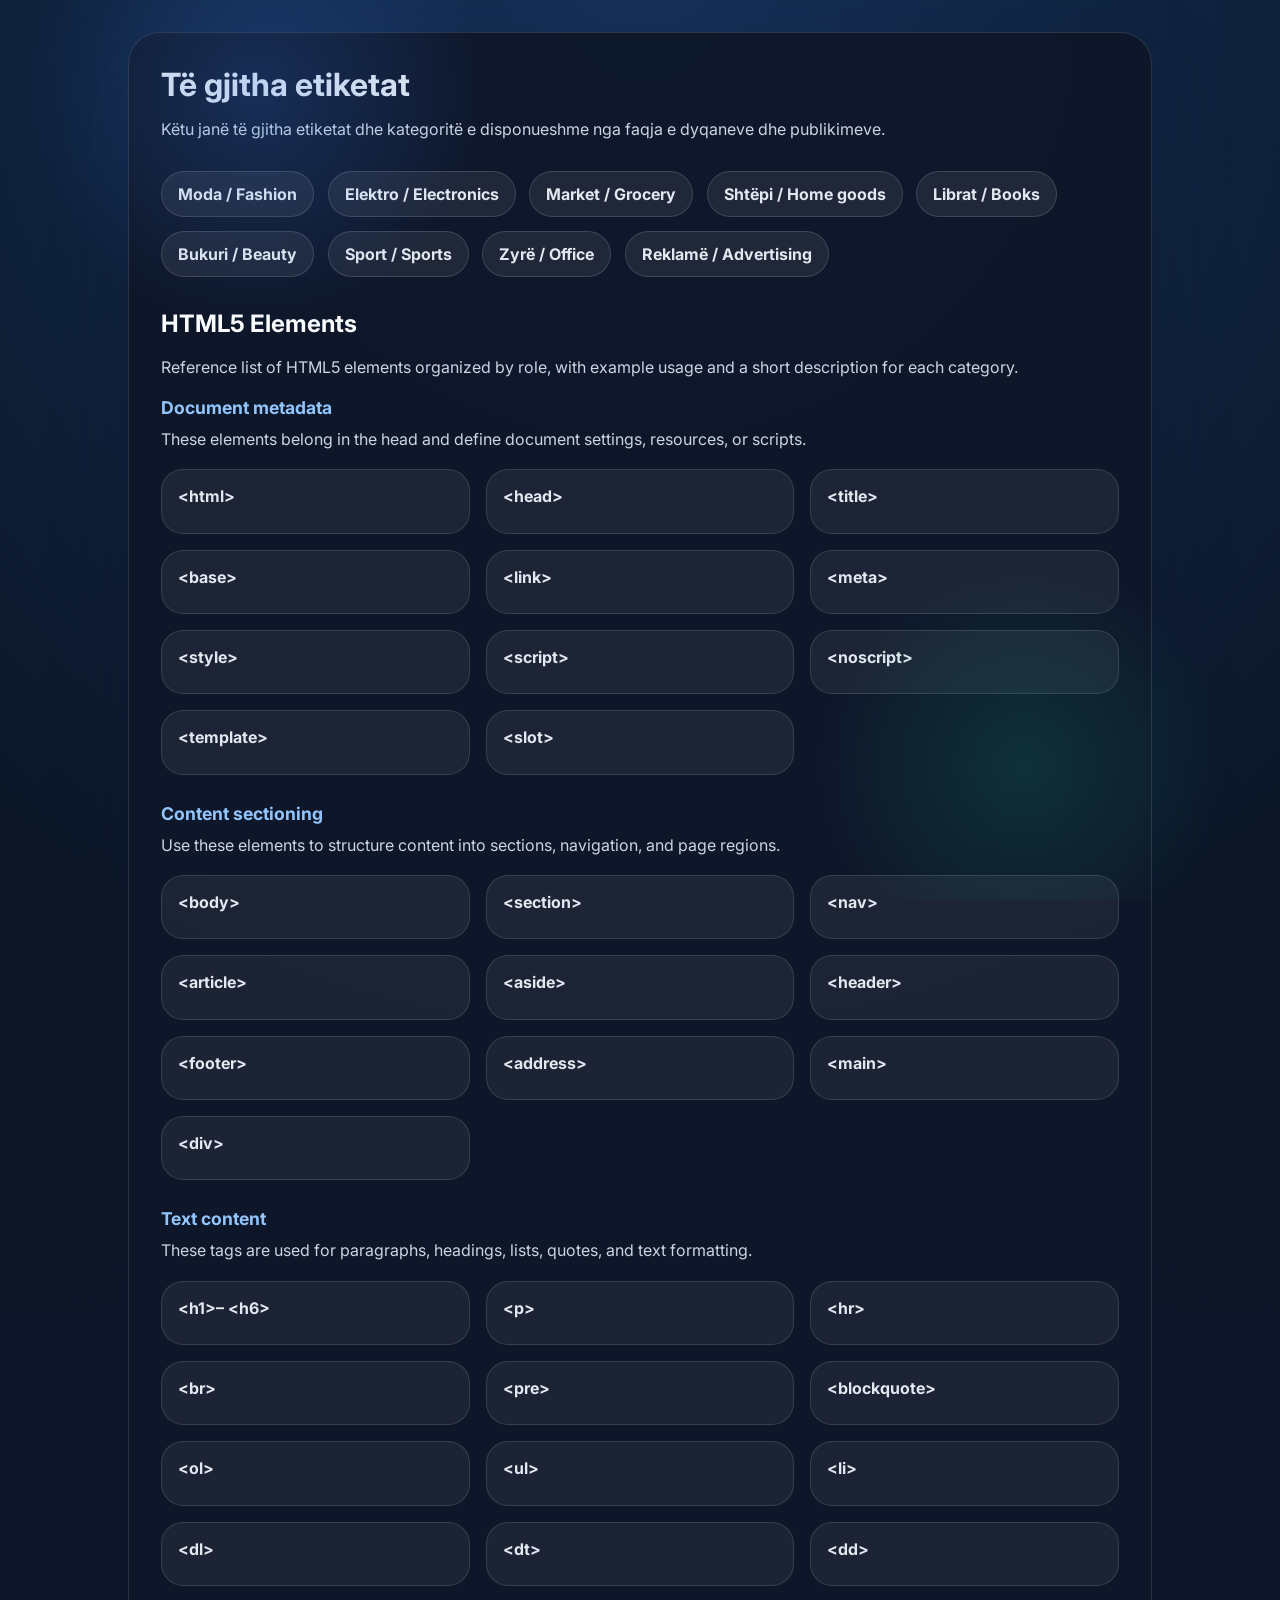
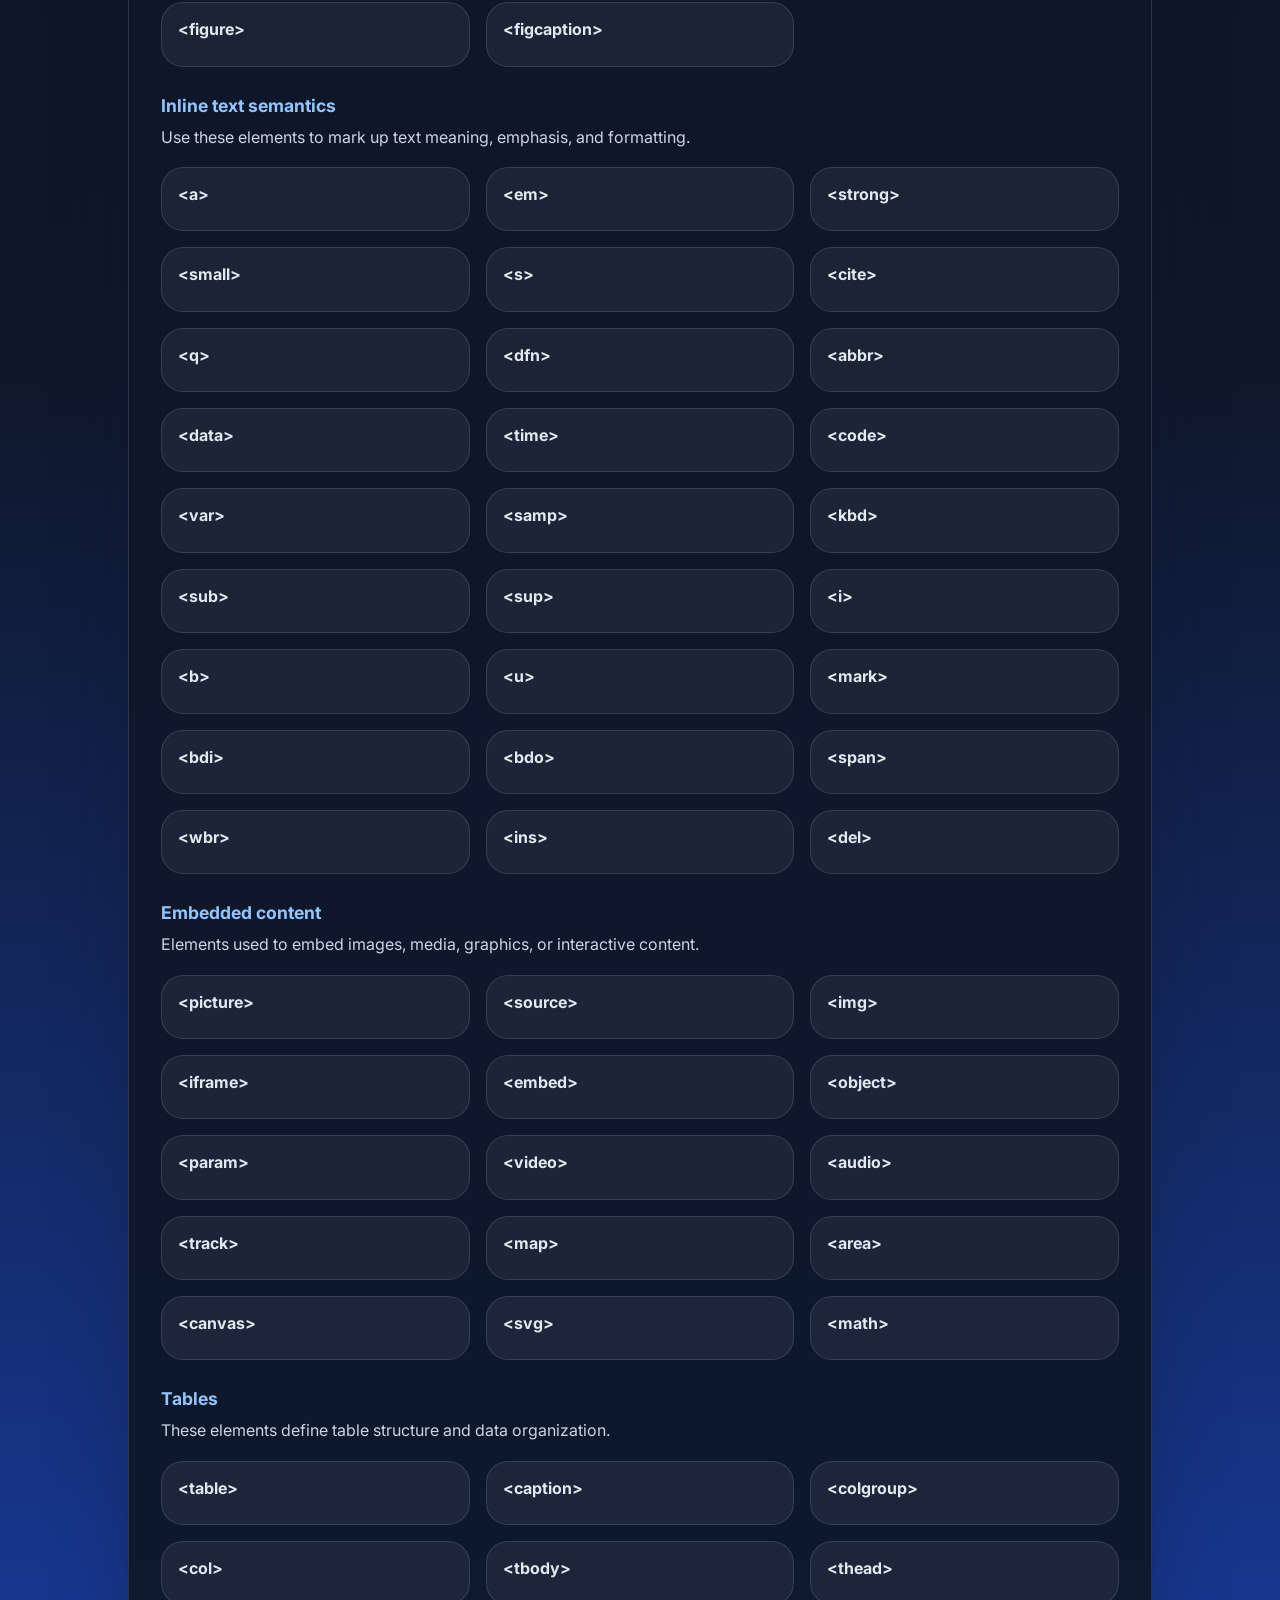
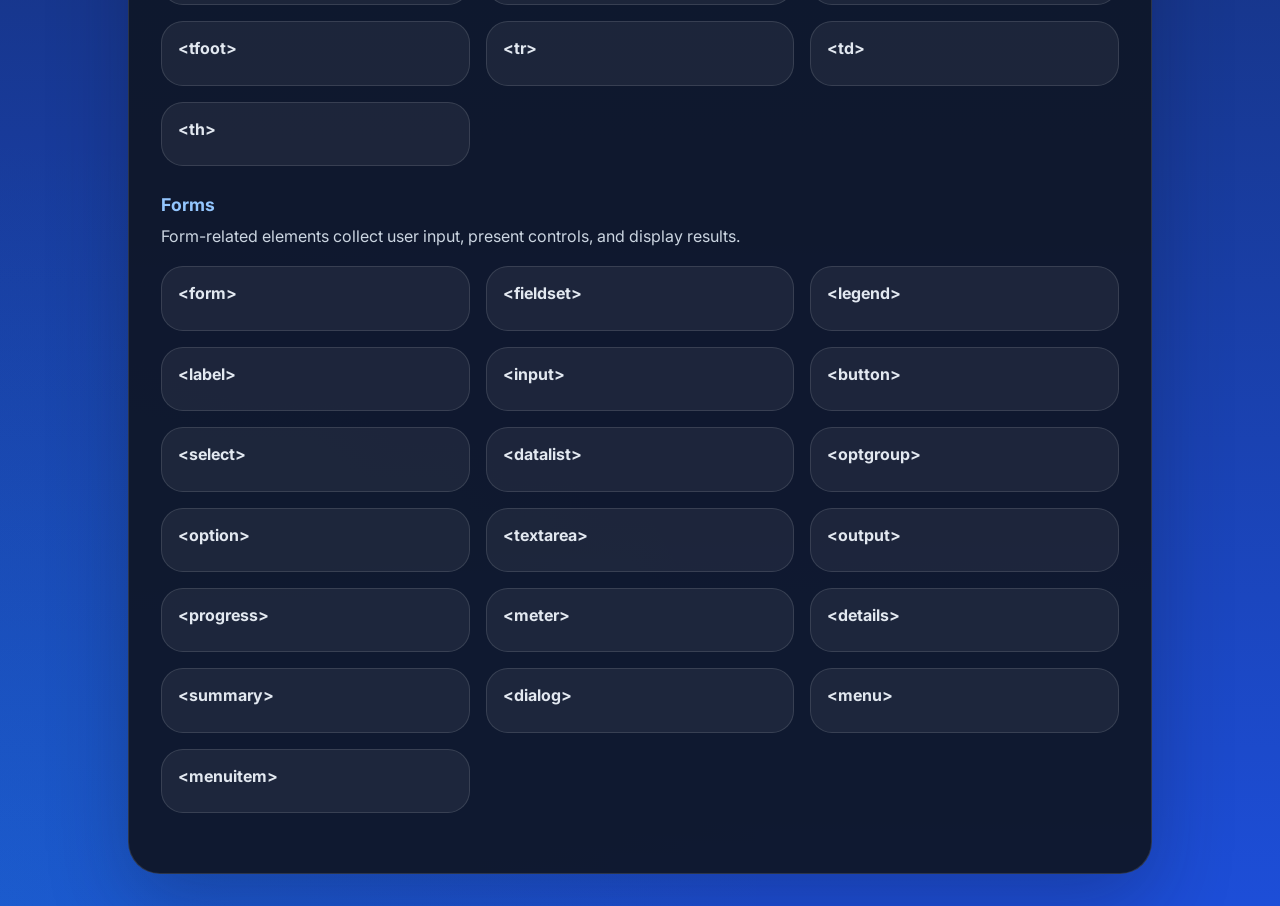
<file: tags.html>
<!doctype html>
<html lang="sq">
<head>
    <meta charset="UTF-8">
    <meta name="viewport" content="width=device-width, initial-scale=1.0">
    <title>Të gjitha etiketat</title>
    <link rel="stylesheet" href="styles.css">
    <style>
      body {
        min-height: 100vh;
        display: flex;
        align-items: center;
        justify-content: center;
        padding: 2rem;
        background: radial-gradient(circle at top center, rgba(59, 130, 246, 0.25), transparent 25%),
          radial-gradient(circle at bottom left, rgba(16, 185, 129, 0.12), transparent 18%),
          linear-gradient(180deg, #091626 0%, #0f172a 48%, #1d4ed8 100%);
      }

      .tags-page {
        width: min(100%, 1024px);
        padding: 2rem;
        border-radius: 32px;
        background: rgba(15, 23, 42, 0.96);
        border: 1px solid rgba(255, 255, 255, 0.12);
        box-shadow: 0 28px 80px rgba(15, 23, 42, 0.28);
      }

      .tags-page h1 {
        margin: 0 0 0.75rem;
        font-size: clamp(2rem, 2.5vw, 2.75rem);
      }

      .tags-page p {
        margin: 0 0 1.75rem;
        color: #cbd5e1;
        line-height: 1.7;
      }

      .tag-list {
        display: flex;
        flex-wrap: wrap;
        gap: 0.85rem;
      }

      .tag-chip {
        display: inline-flex;
        align-items: center;
        gap: 0.5rem;
        padding: 0.75rem 1rem;
        border-radius: 999px;
        border: 1px solid rgba(255, 255, 255, 0.14);
        background: rgba(255, 255, 255, 0.07);
        color: #e2e8f0;
        font-weight: 700;
        cursor: default;
        transition: transform 0.2s ease, background 0.2s ease;
      }
      .tag-chip:hover {
        transform: translateY(-2px);
        background: rgba(255, 255, 255, 0.14);
      }
      .move-buttons {
        display: inline-flex;
        gap: 0.35rem;
      }
      .move-button {
        display: inline-flex;
        align-items: center;
        justify-content: center;
        min-width: 2rem;
        height: 2rem;
        border: 1px solid rgba(255, 255, 255, 0.16);
        border-radius: 999px;
        background: rgba(255, 255, 255, 0.08);
        color: #e2e8f0;
        font-size: 0.9rem;
        cursor: pointer;
        transition: background 0.2s ease, transform 0.2s ease;
      }
      .move-button:hover {
        background: rgba(255, 255, 255, 0.18);
        transform: translateY(-1px);
      }
      .detail-move-controls {
        display: flex;
        gap: 0.5rem;
        margin-top: 0.75rem;
      }
      .detail-move-controls .move-button {
        width: auto;
        min-width: 0;
        padding: 0.4rem 0.65rem;
        border-radius: 16px;
      }

      .html5-elements {
        margin-top: 2rem;
      }

      .html5-elements h2 {
        margin-bottom: 1rem;
        color: #f8fafc;
      }

      .html5-elements p {
        margin: 0 0 1rem;
        color: #cbd5e1;
      }

      .html5-category {
        margin-bottom: 1.75rem;
      }

      .html5-category h3 {
        margin: 0 0 0.5rem;
        color: #93c5fd;
        font-size: 1.1rem;
      }

      .html5-category p {
        margin: 0 0 1rem;
        color: #cbd5e1;
      }

      .html5-example-list {
        display: grid;
        grid-template-columns: repeat(auto-fill, minmax(260px, 1fr));
        gap: 1rem;
      }

      .html5-example-list details {
        background: rgba(255, 255, 255, 0.06);
        border: 1px solid rgba(255, 255, 255, 0.12);
        border-radius: 22px;
        padding: 1rem;
      }

      .html5-example-list summary {
        cursor: pointer;
        font-weight: 700;
        color: #e2e8f0;
        list-style: none;
        margin-bottom: 0.65rem;
      }

      .html5-example-list summary::-webkit-details-marker {
        display: none;
      }

      .html5-example-list pre {
        margin: 0 0 0.75rem;
        padding: 0.85rem;
        background: rgba(15, 23, 42, 0.9);
        border-radius: 16px;
        overflow-x: auto;
        white-space: pre-wrap;
        word-break: break-word;
      }

      .html5-example-list code {
        color: #cbd5e1;
        font-size: 0.95rem;
      }

      .element-description {
        margin: 0;
        color: #cbd5e1;
        font-size: 0.95rem;
        line-height: 1.5;
      }

      @media (max-width: 900px) {
        .html5-example-list {
          grid-template-columns: 1fr;
        }
      }

      @media (max-width: 600px) {
        .tags-page {
          padding: 1.5rem;
        }
      }
    </style>
</head>
<body>
  <main class="tags-page">
    <header>
      <h1>Të gjitha etiketat</h1>
      <p>Këtu janë të gjitha etiketat dhe kategoritë e disponueshme nga faqja e dyqaneve dhe publikimeve.</p>
    </header>

    <div class="tag-list">
      <span class="tag-chip">Moda / Fashion</span>
      <span class="tag-chip">Elektro / Electronics</span>
      <span class="tag-chip">Market / Grocery</span>
      <span class="tag-chip">Shtëpi / Home goods</span>
      <span class="tag-chip">Librat / Books</span>
      <span class="tag-chip">Bukuri / Beauty</span>
      <span class="tag-chip">Sport / Sports</span>
      <span class="tag-chip">Zyrë / Office</span>
      <span class="tag-chip">Reklamë / Advertising</span>
    </div>

    <section class="html5-elements">
      <h2>HTML5 Elements</h2>
      <p>Reference list of HTML5 elements organized by role, with example usage and a short description for each category.</p>

      <div class="html5-category">
        <h3>Document metadata</h3>
        <p>These elements belong in the head and define document settings, resources, or scripts.</p>
        <div class="html5-example-list">
          <details><summary>&lt;html&gt;</summary><pre><code>&lt;html lang="en"&gt;...&lt;/html&gt;</code></pre><p class="element-description">The root element for an HTML document; the lang attribute sets the document language. <strong>Best use case:</strong> Use as the root element of every HTML document to declare the document type and language.</p></details>
          <details><summary>&lt;head&gt;</summary><pre><code>&lt;head&gt;&lt;title&gt;My Page&lt;/title&gt;&lt;/head&gt;</code></pre><p class="element-description">Contains metadata, links to styles, scripts, and other information for the browser. <strong>Best use case:</strong> Use to group metadata, links, and scripts needed by the browser before rendering content.</p></details>
          <details><summary>&lt;title&gt;</summary><pre><code>&lt;title&gt;My Title&lt;/title&gt;</code></pre><p class="element-description">Specifies the document title shown in the browser tab or search results. <strong>Best use case:</strong> Use to set the page title that appears in browser tabs and search engine results.</p></details>
          <details><summary>&lt;base&gt;</summary><pre><code>&lt;base href="/docs/"&gt;</code></pre><p class="element-description">Defines the base URL for all relative URLs in the document. <strong>Best use case:</strong> Use when you need a common base URL for all relative links across the page.</p></details>
          <details><summary>&lt;link&gt;</summary><pre><code>&lt;link rel="stylesheet" href="styles.css"&gt;</code></pre><p class="element-description">Links external resources such as stylesheets or icons to the document. <strong>Best use case:</strong> Use to attach external stylesheets, fonts, or icons to the page.</p></details>
          <details><summary>&lt;meta&gt;</summary><pre><code>&lt;meta charset="UTF-8"&gt;</code></pre><p class="element-description">Provides metadata about the document, like character encoding or viewport settings. <strong>Best use case:</strong> Use to provide document metadata such as charset, viewport, or SEO information.</p></details>
          <details><summary>&lt;style&gt;</summary><pre><code>&lt;style&gt;body{margin:0}&lt;/style&gt;</code></pre><p class="element-description">Contains CSS rules directly inside the HTML document. <strong>Best use case:</strong> Use for small amounts of page-specific CSS inside the document.</p></details>
          <details><summary>&lt;script&gt;</summary><pre><code>&lt;script&gt;console.log('Hi')&lt;/script&gt;</code></pre><p class="element-description">Includes or references JavaScript code used by the page. <strong>Best use case:</strong> Use to add or load JavaScript behavior and interactivity.</p></details>
          <details><summary>&lt;noscript&gt;</summary><pre><code>&lt;noscript&gt;Enable JavaScript.&lt;/noscript&gt;</code></pre><p class="element-description">Displays content when JavaScript is disabled in the browser. <strong>Best use case:</strong> Use to show fallback content when JavaScript is disabled.</p></details>
          <details><summary>&lt;template&gt;</summary><pre><code>&lt;template&gt;&lt;div&gt;Card&lt;/div&gt;&lt;/template&gt;</code></pre><p class="element-description">Holds HTML markup for cloning and reusing later with JavaScript. <strong>Best use case:</strong> Use to define HTML fragments that are cloned and inserted by JavaScript.</p></details>
          <details><summary>&lt;slot&gt;</summary><pre><code>&lt;slot name="title"&gt;&lt;/slot&gt;</code></pre><p class="element-description">Defines a placeholder inside a web component for projected content. <strong>Best use case:</strong> Use inside web components to mark where user-provided content is inserted.</p></details>
        </div>
      </div>

      <div class="html5-category">
        <h3>Content sectioning</h3>
        <p>Use these elements to structure content into sections, navigation, and page regions.</p>
        <div class="html5-example-list">
          <details><summary>&lt;body&gt;</summary><pre><code>&lt;body&gt;Page content&lt;/body&gt;</code></pre><p class="element-description">Contains all visible page content and interactive elements. <strong>Best use case:</strong> Use to wrap all visible page content and interface elements.</p></details>
          <details><summary>&lt;section&gt;</summary><pre><code>&lt;section&gt;&lt;h2&gt;Intro&lt;/h2&gt;&lt;/section&gt;</code></pre><p class="element-description">Defines a thematic grouping of content with its own heading. <strong>Best use case:</strong> Use to group related content into a semantic section with its own heading.</p></details>
          <details><summary>&lt;nav&gt;</summary><pre><code>&lt;nav&gt;&lt;a href="#home"&gt;Home&lt;/a&gt;&lt;/nav&gt;</code></pre><p class="element-description">Represents a navigation block with links to sections of the site. <strong>Best use case:</strong> Use to wrap main navigation links or menus for the page.</p></details>
          <details><summary>&lt;article&gt;</summary><pre><code>&lt;article&gt;&lt;h2&gt;News&lt;/h2&gt;&lt;/article&gt;</code></pre><p class="element-description">Represents an independent, self-contained piece of content. <strong>Best use case:</strong> Use for self-contained content that could be distributed independently.</p></details>
          <details><summary>&lt;aside&gt;</summary><pre><code>&lt;aside&gt;Sidebar info&lt;/aside&gt;</code></pre><p class="element-description">Holds related content such as sidebars, pull quotes, or complementary info. <strong>Best use case:</strong> Use for content related to the main text, like sidebars or notes.</p></details>
          <details><summary>&lt;header&gt;</summary><pre><code>&lt;header&gt;&lt;h1&gt;Title&lt;/h1&gt;&lt;/header&gt;</code></pre><p class="element-description">Represents introductory content or navigation controls for a section. <strong>Best use case:</strong> Use for introductory content or controls at the top of a section.</p></details>
          <details><summary>&lt;footer&gt;</summary><pre><code>&lt;footer&gt;Site footer&lt;/footer&gt;</code></pre><p class="element-description">Contains footer content like copyrights, links, or author info. <strong>Best use case:</strong> Use for closing content such as credits, links, or legal text.</p></details>
          <details><summary>&lt;address&gt;</summary><pre><code>&lt;address&gt;Contact us&lt;/address&gt;</code></pre><p class="element-description">Contains contact information for the author or organization. <strong>Best use case:</strong> Use for author or site contact information in a footer or sidebar.</p></details>
          <details><summary>&lt;main&gt;</summary><pre><code>&lt;main&gt;Main content&lt;/main&gt;</code></pre><p class="element-description">Designates the primary content area of the page. <strong>Best use case:</strong> Use to denote the document’s central content area for accessibility.</p></details>
          <details><summary>&lt;div&gt;</summary><pre><code>&lt;div class="box"&gt;Box&lt;/div&gt;</code></pre><p class="element-description">A generic container used to group content without meaning. <strong>Best use case:</strong> Use as a generic container when no semantic element fits better.</p></details>
        </div>
      </div>

      <div class="html5-category">
        <h3>Text content</h3>
        <p>These tags are used for paragraphs, headings, lists, quotes, and text formatting.</p>
        <div class="html5-example-list">
          <details><summary>&lt;h1&gt;– &lt;h6&gt;</summary><pre><code>&lt;h1&gt;Heading 1&lt;/h1&gt;&lt;h2&gt;Heading 2&lt;/h2&gt;</code></pre><p class="element-description">Define six levels of headings for page structure and accessibility. <strong>Best use case:</strong> Use to structure the document hierarchy with meaningful headings.</p></details>
          <details><summary>&lt;p&gt;</summary><pre><code>&lt;p&gt;Paragraph text.&lt;/p&gt;</code></pre><p class="element-description">Wraps a block of text as a paragraph. <strong>Best use case:</strong> Use for paragraphs of text and natural language content.</p></details>
          <details><summary>&lt;hr&gt;</summary><pre><code>&lt;hr&gt;</code></pre><p class="element-description">Inserts a thematic break between sections of content. <strong>Best use case:</strong> Use to separate sections visually or semantically on a page.</p></details>
          <details><summary>&lt;br&gt;</summary><pre><code>Line one.&lt;br&gt;Line two.</code></pre><p class="element-description">Creates a line break within text content. <strong>Best use case:</strong> Use to break a line only in text where new lines are needed.</p></details>
          <details><summary>&lt;pre&gt;</summary><pre><code>&lt;pre&gt;Preformatted text&lt;/pre&gt;</code></pre><p class="element-description">Preserves whitespace and line breaks exactly as written. <strong>Best use case:</strong> Use for code snippets or text that requires preserved whitespace.</p></details>
          <details><summary>&lt;blockquote&gt;</summary><pre><code>&lt;blockquote&gt;Quote&lt;/blockquote&gt;</code></pre><p class="element-description">Displays a section quoted from another source. <strong>Best use case:</strong> Use for longer quotations from external sources.</p></details>
          <details><summary>&lt;ol&gt;</summary><pre><code>&lt;ol&gt;&lt;li&gt;One&lt;/li&gt;&lt;/ol&gt;</code></pre><p class="element-description">Creates an ordered (numbered) list. <strong>Best use case:</strong> Use for ordered lists where sequence matters.</p></details>
          <details><summary>&lt;ul&gt;</summary><pre><code>&lt;ul&gt;&lt;li&gt;One&lt;/li&gt;&lt;/ul&gt;</code></pre><p class="element-description">Creates an unordered (bullet) list. <strong>Best use case:</strong> Use for unordered lists of related items.</p></details>
          <details><summary>&lt;li&gt;</summary><pre><code>&lt;li&gt;List item&lt;/li&gt;</code></pre><p class="element-description">Defines an item inside an ordered or unordered list. <strong>Best use case:</strong> Use for each item inside ordered or unordered lists.</p></details>
          <details><summary>&lt;dl&gt;</summary><pre><code>&lt;dl&gt;&lt;dt&gt;Term&lt;/dt&gt;&lt;dd&gt;Definition&lt;/dd&gt;&lt;/dl&gt;</code></pre><p class="element-description">A description list of terms and details. <strong>Best use case:</strong> Use for term-definition pairs or property lists.</p></details>
          <details><summary>&lt;dt&gt;</summary><pre><code>&lt;dt&gt;Term&lt;/dt&gt;</code></pre><p class="element-description">Defines a term in a description list. <strong>Best use case:</strong> Use for the term name in a description list.</p></details>
          <details><summary>&lt;dd&gt;</summary><pre><code>&lt;dd&gt;Definition&lt;/dd&gt;</code></pre><p class="element-description">Provides the definition for a term. <strong>Best use case:</strong> Use for the definition or description of a term.</p></details>
          <details><summary>&lt;figure&gt;</summary><pre><code>&lt;figure&gt;&lt;img src="img.jpg"&gt;&lt;figcaption&gt;Caption&lt;/figcaption&gt;&lt;/figure&gt;</code></pre><p class="element-description">Groups media content with a caption. <strong>Best use case:</strong> Use to group media with an optional caption.</p></details>
          <details><summary>&lt;figcaption&gt;</summary><pre><code>&lt;figcaption&gt;Image caption&lt;/figcaption&gt;</code></pre><p class="element-description">Provides a caption for a figure element. <strong>Best use case:</strong> Use to describe or title the media contained in figure.</p></details>
        </div>
      </div>

      <div class="html5-category">
        <h3>Inline text semantics</h3>
        <p>Use these elements to mark up text meaning, emphasis, and formatting.</p>
        <div class="html5-example-list">
          <details><summary>&lt;a&gt;</summary><pre><code>&lt;a href="https://example.com"&gt;Link&lt;/a&gt;</code></pre><p class="element-description">Creates a hyperlink to another resource. <strong>Best use case:</strong> Use to create links that navigate to other pages or resources.</p></details>
          <details><summary>&lt;em&gt;</summary><pre><code>&lt;em&gt;Emphasized&lt;/em&gt;</code></pre><p class="element-description">Marks text with emphasis, usually rendered italic. <strong>Best use case:</strong> Use to emphasize text that should be read with stress.</p></details>
          <details><summary>&lt;strong&gt;</summary><pre><code>&lt;strong&gt;Important&lt;/strong&gt;</code></pre><p class="element-description">Marks strongly important text, usually rendered bold. <strong>Best use case:</strong> Use to indicate strong importance or urgency in text.</p></details>
          <details><summary>&lt;small&gt;</summary><pre><code>&lt;small&gt;Fine print&lt;/small&gt;</code></pre><p class="element-description">Represents side comments and fine print. <strong>Best use case:</strong> Use for fine print, disclaimers, or legal notes.</p></details>
          <details><summary>&lt;s&gt;</summary><pre><code>&lt;s&gt;Strikethrough&lt;/s&gt;</code></pre><p class="element-description">Shows text that is no longer accurate or relevant. <strong>Best use case:</strong> Use to represent text that is no longer accurate or relevant.</p></details>
          <details><summary>&lt;cite&gt;</summary><pre><code>&lt;cite&gt;Source name&lt;/cite&gt;</code></pre><p class="element-description">Represents a creative work title or reference. <strong>Best use case:</strong> Use to cite a creative work or reference source.</p></details>
          <details><summary>&lt;q&gt;</summary><pre><code>&lt;q&gt;Short quote&lt;/q&gt;</code></pre><p class="element-description">Represents an inline quotation. <strong>Best use case:</strong> Use for short inline quotations within text.</p></details>
          <details><summary>&lt;dfn&gt;</summary><pre><code>&lt;dfn&gt;HTML&lt;/dfn&gt; definition.</code></pre><p class="element-description">Marks the defining instance of a term. <strong>Best use case:</strong> Use to mark the first use of a term being defined.</p></details>
          <details><summary>&lt;abbr&gt;</summary><pre><code>&lt;abbr title="HyperText Markup Language"&gt;HTML&lt;/abbr&gt;</code></pre><p class="element-description">Represents an abbreviation or acronym. <strong>Best use case:</strong> Use to show an abbreviation or acronym with its full form.</p></details>
          <details><summary>&lt;data&gt;</summary><pre><code>&lt;data value="42"&gt;Answer&lt;/data&gt;</code></pre><p class="element-description">Links a machine-readable value with human-readable text. <strong>Best use case:</strong> Use to attach machine-readable values to human-readable text.</p></details>
          <details><summary>&lt;time&gt;</summary><pre><code>&lt;time datetime="2026-08-07"&gt;August 7, 2026&lt;/time&gt;</code></pre><p class="element-description">Represents a date or time value. <strong>Best use case:</strong> Use to mark dates or times in a machine-readable format.</p></details>
          <details><summary>&lt;code&gt;</summary><pre><code>&lt;code&gt;const x = 3;&lt;/code&gt;</code></pre><p class="element-description">Represents a fragment of computer code. <strong>Best use case:</strong> Use for inline code fragments or programming text.</p></details>
          <details><summary>&lt;var&gt;</summary><pre><code>&lt;var&gt;x&lt;/var&gt; value.</code></pre><p class="element-description">Represents a variable or placeholder. <strong>Best use case:</strong> Use to represent variables or placeholders in code examples.</p></details>
          <details><summary>&lt;samp&gt;</summary><pre><code>&lt;samp&gt;Sample output&lt;/samp&gt;</code></pre><p class="element-description">Represents sample output from a program. <strong>Best use case:</strong> Use for sample output from a program or system.</p></details>
          <details><summary>&lt;kbd&gt;</summary><pre><code>&lt;kbd&gt;Ctrl+C&lt;/kbd&gt;</code></pre><p class="element-description">Represents user input from a keyboard, voice, or other device. <strong>Best use case:</strong> Use to represent user input like keys or commands.</p></details>
          <details><summary>&lt;sub&gt;</summary><pre><code>H&lt;sub&gt;2&lt;/sub&gt;O</code></pre><p class="element-description">Displays text as subscript. <strong>Best use case:</strong> Use for scientific notation or chemical formulas.</p></details>
          <details><summary>&lt;sup&gt;</summary><pre><code>10&lt;sup&gt;2&lt;/sup&gt;</code></pre><p class="element-description">Displays text as superscript. <strong>Best use case:</strong> Use for exponents or footnote markers.</p></details>
          <details><summary>&lt;i&gt;</summary><pre><code>&lt;i&gt;Italic text&lt;/i&gt;</code></pre><p class="element-description">Represents text in an alternate voice or mood. <strong>Best use case:</strong> Use for terms in an alternate voice or technical text.</p></details>
          <details><summary>&lt;b&gt;</summary><pre><code>&lt;b&gt;Bold text&lt;/b&gt;</code></pre><p class="element-description">Represents text without added importance or emphasis. <strong>Best use case:</strong> Use for stylistic text without additional importance.</p></details>
          <details><summary>&lt;u&gt;</summary><pre><code>&lt;u&gt;Underline&lt;/u&gt;</code></pre><p class="element-description">Represents a text span with an unarticulated, non-textual annotation. <strong>Best use case:</strong> Use to underline text for non-semantic annotations.</p></details>
          <details><summary>&lt;mark&gt;</summary><pre><code>&lt;mark&gt;Highlighted&lt;/mark&gt;</code></pre><p class="element-description">Highlights text for reference or emphasis. <strong>Best use case:</strong> Use to highlight text of special relevance.</p></details>
          <details><summary>&lt;bdi&gt;</summary><pre><code>&lt;bdi&gt;RTL text&lt;/bdi&gt;</code></pre><p class="element-description">Isolates text direction to support bidirectional text. <strong>Best use case:</strong> Use to isolate bidirectional text in mixed-language content.</p></details>
          <details><summary>&lt;bdo&gt;</summary><pre><code>&lt;bdo dir="rtl"&gt;Right-to-left&lt;/bdo&gt;</code></pre><p class="element-description">Overrides the current text direction. <strong>Best use case:</strong> Use to explicitly override text direction.</p></details>
          <details><summary>&lt;span&gt;</summary><pre><code>&lt;span class="label"&gt;Tag&lt;/span&gt;</code></pre><p class="element-description">A generic inline container for styling or scripting. <strong>Best use case:</strong> Use as an inline wrapper for styling or scripting parts of text.</p></details>
          <details><summary>&lt;wbr&gt;</summary><pre><code>LongWord&lt;wbr&gt;Break</code></pre><p class="element-description">Suggests a line break opportunity within long text. <strong>Best use case:</strong> Use to suggest a line break point in long words.</p></details>
          <details><summary>&lt;ins&gt;</summary><pre><code>&lt;ins&gt;Added text&lt;/ins&gt;</code></pre><p class="element-description">Represents inserted text, often used in revisions. <strong>Best use case:</strong> Use to mark inserted text in revision histories.</p></details>
          <details><summary>&lt;del&gt;</summary><pre><code>&lt;del&gt;Removed text&lt;/del&gt;</code></pre><p class="element-description">Represents deleted text from a document. <strong>Best use case:</strong> Use to mark deleted text in revisions or updates.</p></details>
        </div>
      </div>

      <div class="html5-category">
        <h3>Embedded content</h3>
        <p>Elements used to embed images, media, graphics, or interactive content.</p>
        <div class="html5-example-list">
          <details><summary>&lt;picture&gt;</summary><pre><code>&lt;picture&gt;&lt;source srcset="image.webp" type="image/webp"&gt;&lt;img src="image.jpg" alt="Photo"&gt;&lt;/picture&gt;</code></pre><p class="element-description">Provides responsive image sources for different resolutions or formats. <strong>Best use case:</strong> Use for responsive images with multiple source formats.</p></details>
          <details><summary>&lt;source&gt;</summary><pre><code>&lt;source srcset="image.webp" type="image/webp"&gt;</code></pre><p class="element-description">Specifies media resources for picture, audio, or video elements. <strong>Best use case:</strong> Use to provide different media sources for picture/audio/video.</p></details>
          <details><summary>&lt;img&gt;</summary><pre><code>&lt;img src="photo.jpg" alt="Photo"&gt;</code></pre><p class="element-description">Displays an image in the document. <strong>Best use case:</strong> Use to embed images with meaningful alt text for accessibility.</p></details>
          <details><summary>&lt;iframe&gt;</summary><pre><code>&lt;iframe src="https://example.com"&gt;&lt;/iframe&gt;</code></pre><p class="element-description">Embeds another webpage or content within the current page. <strong>Best use case:</strong> Use to embed full webpages or external widgets securely.</p></details>
          <details><summary>&lt;embed&gt;</summary><pre><code>&lt;embed src="file.pdf" type="application/pdf"&gt;</code></pre><p class="element-description">Embeds external content like PDFs or multimedia players. <strong>Best use case:</strong> Use to embed external resources like PDFs or plugins.</p></details>
          <details><summary>&lt;object&gt;</summary><pre><code>&lt;object data="file.pdf" type="application/pdf"&gt;&lt;/object&gt;</code></pre><p class="element-description">Embeds a resource and can include fallback content. <strong>Best use case:</strong> Use to embed content with fallback HTML inside the tag.</p></details>
          <details><summary>&lt;param&gt;</summary><pre><code>&lt;object data="movie.swf"&gt;&lt;param name="autoplay" value="true"&gt;&lt;/object&gt;</code></pre><p class="element-description">Defines parameters for embedded objects. <strong>Best use case:</strong> Use with object to pass parameters to the embedded resource.</p></details>
          <details><summary>&lt;video&gt;</summary><pre><code>&lt;video controls&gt;&lt;source src="video.mp4" type="video/mp4"&gt;&lt;/video&gt;</code></pre><p class="element-description">Embeds a video player with optional controls. <strong>Best use case:</strong> Use to include video playback with native controls.</p></details>
          <details><summary>&lt;audio&gt;</summary><pre><code>&lt;audio controls&gt;&lt;source src="audio.mp3" type="audio/mpeg"&gt;&lt;/audio&gt;</code></pre><p class="element-description">Embeds audio with playback controls. <strong>Best use case:</strong> Use to include audio playback, music, or podcasts.</p></details>
          <details><summary>&lt;track&gt;</summary><pre><code>&lt;video controls&gt;&lt;track kind="captions" src="captions.vtt" srclang="en"&gt;&lt;/video&gt;</code></pre><p class="element-description">Defines timed text tracks for media elements. <strong>Best use case:</strong> Use to add captions or subtitles to video/audio media.</p></details>
          <details><summary>&lt;map&gt;</summary><pre><code>&lt;map name="map1"&gt;&lt;area shape="rect" coords="0,0,100,100" href="#"&gt;&lt;/map&gt;</code></pre><p class="element-description">Defines an image map with clickable areas. <strong>Best use case:</strong> Use to define an image map with clickable regions.</p></details>
          <details><summary>&lt;area&gt;</summary><pre><code>&lt;area shape="rect" coords="0,0,100,100" href="#"&gt;</code></pre><p class="element-description">Defines a clickable region within an image map. <strong>Best use case:</strong> Use to declare active regions within an image map.</p></details>
          <details><summary>&lt;canvas&gt;</summary><pre><code>&lt;canvas width="300" height="150"&gt;&lt;/canvas&gt;</code></pre><p class="element-description">Creates a drawing surface for graphics rendered with JavaScript. <strong>Best use case:</strong> Use for dynamic graphics and animations with JavaScript.</p></details>
          <details><summary>&lt;svg&gt;</summary><pre><code>&lt;svg width="100" height="100"&gt;&lt;circle cx="50" cy="50" r="40"/&gt;&lt;/svg&gt;</code></pre><p class="element-description">Defines scalable vector graphics directly in HTML. <strong>Best use case:</strong> Use for scalable vector graphics and icons.</p></details>
          <details><summary>&lt;math&gt;</summary><pre><code>&lt;math&gt;&lt;mi&gt;x&lt;/mi&gt;&lt;/math&gt;</code></pre><p class="element-description">Represents mathematical notation and formulas. <strong>Best use case:</strong> Use for mathematical expressions in web content.</p></details>
        </div>
      </div>

      <div class="html5-category">
        <h3>Tables</h3>
        <p>These elements define table structure and data organization.</p>
        <div class="html5-example-list">
          <details><summary>&lt;table&gt;</summary><pre><code>&lt;table&gt;&lt;tr&gt;&lt;td&gt;Cell&lt;/td&gt;&lt;/tr&gt;&lt;/table&gt;</code></pre><p class="element-description">Creates a table for tabular data. <strong>Best use case:</strong> Use for tabular data, schedules, or comparison grids.</p></details>
          <details><summary>&lt;caption&gt;</summary><pre><code>&lt;caption&gt;Table title&lt;/caption&gt;</code></pre><p class="element-description">Provides a title for a table. <strong>Best use case:</strong> Use to describe the content of a table.</p></details>
          <details><summary>&lt;colgroup&gt;</summary><pre><code>&lt;colgroup&gt;&lt;col span="2"&gt;&lt;/colgroup&gt;</code></pre><p class="element-description">Groups table columns for styling or structure. <strong>Best use case:</strong> Use to group table columns for styling or width control.</p></details>
          <details><summary>&lt;col&gt;</summary><pre><code>&lt;col span="2"&gt;</code></pre><p class="element-description">Defines column properties within a table. <strong>Best use case:</strong> Use to set properties on one or more table columns.</p></details>
          <details><summary>&lt;tbody&gt;</summary><pre><code>&lt;tbody&gt;&lt;tr&gt;&lt;td&gt;Body&lt;/td&gt;&lt;/tr&gt;&lt;/tbody&gt;</code></pre><p class="element-description">Contains the main body rows of a table. <strong>Best use case:</strong> Use to group the main row content of a table.</p></details>
          <details><summary>&lt;thead&gt;</summary><pre><code>&lt;thead&gt;&lt;tr&gt;&lt;th&gt;Header&lt;/th&gt;&lt;/tr&gt;&lt;/thead&gt;</code></pre><p class="element-description">Contains the header rows of a table. <strong>Best use case:</strong> Use to group the header row(s) of a table.</p></details>
          <details><summary>&lt;tfoot&gt;</summary><pre><code>&lt;tfoot&gt;&lt;tr&gt;&lt;td&gt;Footer&lt;/td&gt;&lt;/tr&gt;&lt;/tfoot&gt;</code></pre><p class="element-description">Contains footer rows such as summaries or totals. <strong>Best use case:</strong> Use to group footer rows like totals and summaries.</p></details>
          <details><summary>&lt;tr&gt;</summary><pre><code>&lt;tr&gt;&lt;td&gt;Row&lt;/td&gt;&lt;/tr&gt;</code></pre><p class="element-description">Defines a row of cells in a table. <strong>Best use case:</strong> Use to define a row within a table section.</p></details>
          <details><summary>&lt;td&gt;</summary><pre><code>&lt;td&gt;Cell&lt;/td&gt;</code></pre><p class="element-description">Defines a standard cell in a table row. <strong>Best use case:</strong> Use for normal data cells in table rows.</p></details>
          <details><summary>&lt;th&gt;</summary><pre><code>&lt;th&gt;Header cell&lt;/th&gt;</code></pre><p class="element-description">Defines a header cell in a table row. <strong>Best use case:</strong> Use for header cells that label row or column data.</p></details>
        </div>
      </div>

      <div class="html5-category">
        <h3>Forms</h3>
        <p>Form-related elements collect user input, present controls, and display results.</p>
        <div class="html5-example-list">
          <details><summary>&lt;form&gt;</summary><pre><code>&lt;form action="/submit" method="post"&gt;...&lt;/form&gt;</code></pre><p class="element-description">Wraps controls that collect and submit user input. <strong>Best use case:</strong> Use to collect user input and submit it to a server.</p></details>
          <details><summary>&lt;fieldset&gt;</summary><pre><code>&lt;fieldset&gt;&lt;legend&gt;Info&lt;/legend&gt;&lt;/fieldset&gt;</code></pre><p class="element-description">Groups related controls in a form. <strong>Best use case:</strong> Use to group related form controls for clarity.</p></details>
          <details><summary>&lt;legend&gt;</summary><pre><code>&lt;legend&gt;Form title&lt;/legend&gt;</code></pre><p class="element-description">Labels a fieldset with a caption. <strong>Best use case:</strong> Use to label the grouped controls within a fieldset.</p></details>
          <details><summary>&lt;label&gt;</summary><pre><code>&lt;label&gt;Name&lt;input&gt;&lt;/label&gt;</code></pre><p class="element-description">Labels a form control for accessibility. <strong>Best use case:</strong> Use to make form controls accessible with text labels.</p></details>
          <details><summary>&lt;input&gt;</summary><pre><code>&lt;input type="text" name="name"&gt;</code></pre><p class="element-description">Creates a control for textual or other types of user input. <strong>Best use case:</strong> Use to collect user input like text, email, or passwords.</p></details>
          <details><summary>&lt;button&gt;</summary><pre><code>&lt;button type="submit"&gt;Send&lt;/button&gt;</code></pre><p class="element-description">Represents a clickable button, often used to submit forms. <strong>Best use case:</strong> Use for actions such as submitting or resetting forms.</p></details>
          <details><summary>&lt;select&gt;</summary><pre><code>&lt;select&gt;&lt;option&gt;One&lt;/option&gt;&lt;/select&gt;</code></pre><p class="element-description">Creates a drop-down list of options. <strong>Best use case:</strong> Use for a dropdown menu of multiple options.</p></details>
          <details><summary>&lt;datalist&gt;</summary><pre><code>&lt;input list="browsers"&gt;&lt;datalist id="browsers"&gt;&lt;option value="Chrome"&gt;&lt;/datalist&gt;</code></pre><p class="element-description">Provides an autocomplete list for an input field. <strong>Best use case:</strong> Use to offer suggested values for an input field.</p></details>
          <details><summary>&lt;optgroup&gt;</summary><pre><code>&lt;optgroup label="Group"&gt;&lt;option&gt;One&lt;/option&gt;&lt;/optgroup&gt;</code></pre><p class="element-description">Groups related options inside a select menu. <strong>Best use case:</strong> Use to group related options inside a select menu.</p></details>
          <details><summary>&lt;option&gt;</summary><pre><code>&lt;option value="1"&gt;One&lt;/option&gt;</code></pre><p class="element-description">Represents a single option within select or datalist. <strong>Best use case:</strong> Use to define a selectable choice within a list.</p></details>
          <details><summary>&lt;textarea&gt;</summary><pre><code>&lt;textarea rows="4"&gt;Text&lt;/textarea&gt;</code></pre><p class="element-description">Creates a multi-line text input field. <strong>Best use case:</strong> Use for multi-line text input like comments or notes.</p></details>
          <details><summary>&lt;output&gt;</summary><pre><code>&lt;output&gt;Result&lt;/output&gt;</code></pre><p class="element-description">Displays calculation or script results. <strong>Best use case:</strong> Use to display the result of a calculation or script.</p></details>
          <details><summary>&lt;progress&gt;</summary><pre><code>&lt;progress value="50" max="100"&gt;&lt;/progress&gt;</code></pre><p class="element-description">Displays completion progress of a task. <strong>Best use case:</strong> Use to show task completion visually to users.</p></details>
          <details><summary>&lt;meter&gt;</summary><pre><code>&lt;meter value="0.7" min="0" max="1"&gt;&lt;/meter&gt;</code></pre><p class="element-description">Represents a scalar measurement within a known range. <strong>Best use case:</strong> Use to represent a measured value in a known range.</p></details>
          <details><summary>&lt;details&gt;</summary><pre><code>&lt;details&gt;&lt;summary&gt;More&lt;/summary&gt;Extra content&lt;/details&gt;</code></pre><p class="element-description">Creates a disclosure widget that can hide or show content. <strong>Best use case:</strong> Use to hide optional content until the user expands it.</p></details>
          <details><summary>&lt;summary&gt;</summary><pre><code>&lt;summary&gt;More info&lt;/summary&gt;</code></pre><p class="element-description">Labels a details element summary, visible when it is collapsed. <strong>Best use case:</strong> Use to label and toggle the details content.</p></details>
          <details><summary>&lt;dialog&gt;</summary><pre><code>&lt;dialog&gt;Dialog content&lt;/dialog&gt;</code></pre><p class="element-description">Represents a dialog or popup window. <strong>Best use case:</strong> Use to create modal or popup dialog boxes.</p></details>
          <details><summary>&lt;menu&gt;</summary><pre><code>&lt;menu&gt;&lt;li&gt;Action&lt;/li&gt;&lt;/menu&gt;</code></pre><p class="element-description">Defines a list of commands for the user. <strong>Best use case:</strong> Use to define a list of commands or actions.</p></details>
          <details><summary>&lt;menuitem&gt;</summary><pre><code>&lt;menuitem label="Open"&gt;</code></pre><p class="element-description">Represents a command in a menu. <strong>Best use case:</strong> Use to represent a command within a menu.</p></details>
        </div>
      </div>
    </section>
  </main>
</body>
</html>
</file>
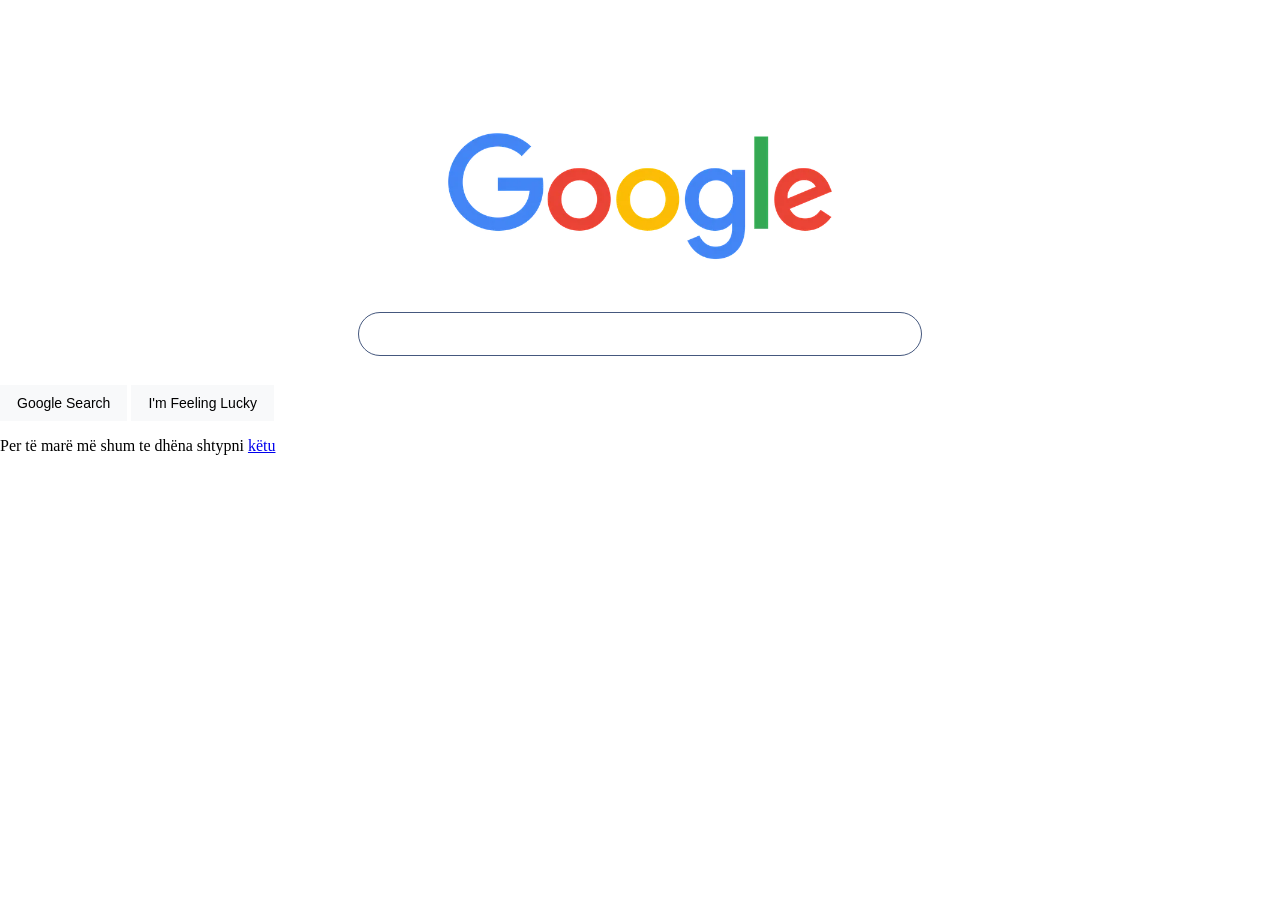
<file: HTML5/a.html>
<!DOCTYPE html>
<html>

<head>
    <title>Doc</title>
    <style>
        body,
        html {
            margin: 0;
            padding: 0;
        }

        img {
            width: 30%;
            display: block;
            margin: 100px auto 20px;
            min-width: 272px;
        }

        input {
            box-sizing: border-box;
            display: block;
            border-radius: 24px;
            border: 1px solid rgb(69, 88, 126);
            height: 44px;
            margin: 0 auto 29px;
            max-width: 564px;
            width: 90%;
            padding-left: 30px;
            font-size: 16px;
        }

        button {
            box-sizing: border-box;
            margin-top: 0;
            padding: 0 16px;
            font-size: 14px;
            height: 36px;
            background-color: #f8f9fa;
            border: 1px solid #f8f9fa;
            cursor: pointer;
        }
        button p {
            align-items: center;
        }
    </style>
</head>

<body>
    <img src="google.png" alt="">
    <input type="text">
    <button>Google Search</button>
    <button>I'm Feeling Lucky</button>
    <p>Per të marë më shum te dhëna shtypni <a href="blog.html">këtu</a></p>
</body>

</html>
</file>
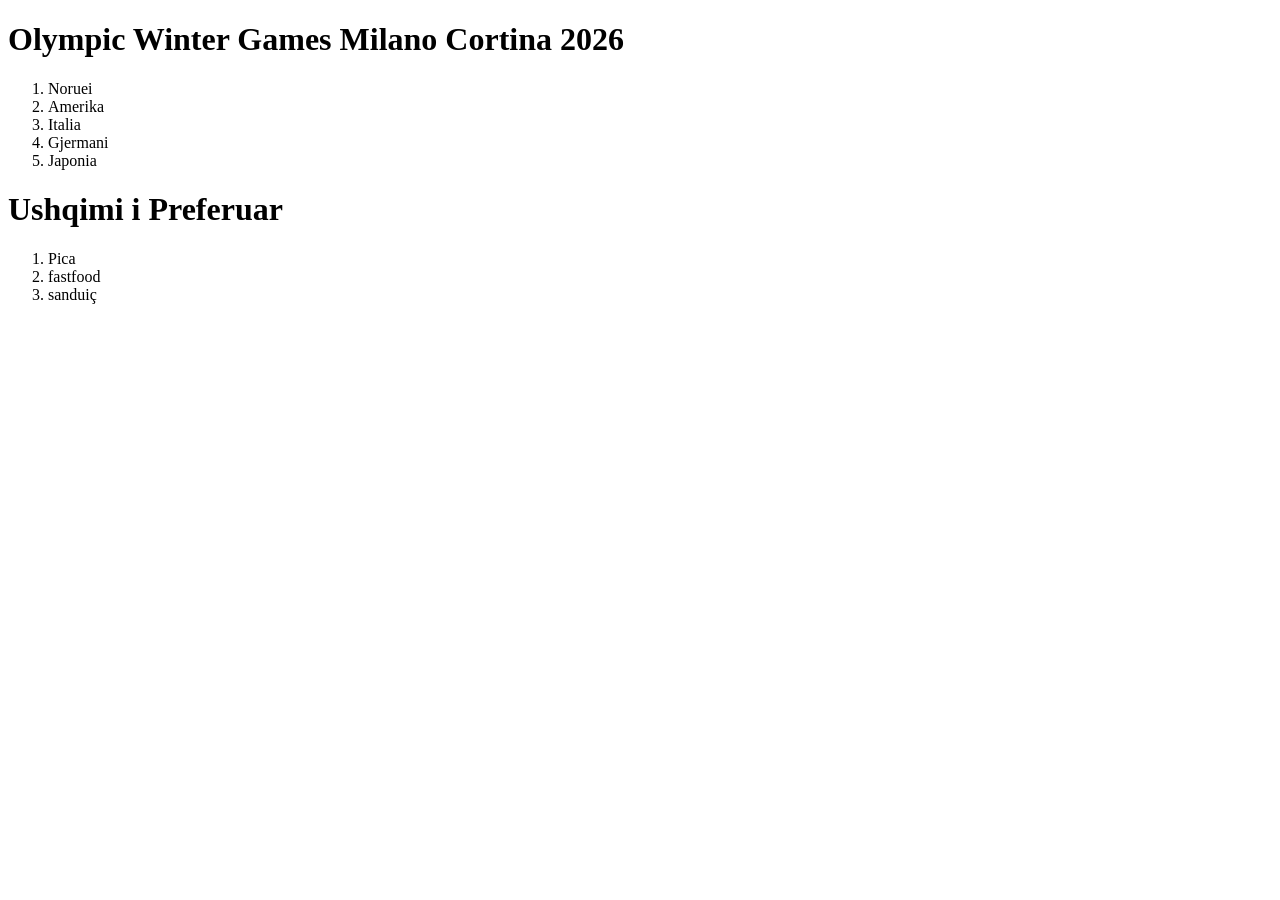
<file: HTML5/drejtim.html>
<!DOCTYPE html>
<html>

<head>
    <link rel="stylesheet" href="">
</head>

<body>
    <h1>Olympic Winter Games Milano Cortina 2026</h1>
    <ol>
        <li>Noruei</li>
        <li>Amerika</li>
        <li>Italia</li>
        <li>Gjermani</li>
        <li>Japonia</li>
    </ol>
    <h1>Ushqimi i Preferuar</h1>
    <ol>
        <li>Pica</li>
        <li>fastfood</li>
        <li>sanduiç</li>
    </ol>

</body>

</html>
</file>
<file: styles.css>
@import url('https://fonts.googleapis.com/css2?family=Inter:wght@400;500;600;700&display=swap');

* {
  box-sizing: border-box;
}

html {
  scroll-behavior: smooth;
}

body {
  margin: 0;
  min-height: 100vh;
  display: flex;
  align-items: center;
  justify-content: center;
  font-family: 'Inter', sans-serif;
  color: var(--text);
  background: radial-gradient(circle at top center, rgba(59, 130, 246, 0.25), transparent 25%),
    radial-gradient(circle at bottom left, rgba(16, 185, 129, 0.12), transparent 18%),
    linear-gradient(180deg, #091626 0%, #0f172a 48%, #1d4ed8 100%);
  overflow: hidden;
}

:root {
  color-scheme: dark;
  --text: #e2e8f0;
  --text-secondary: #94a3b8;
  --surface: rgba(15, 23, 42, 0.88);
  --surface-soft: rgba(15, 23, 42, 0.6);
  --surface-strong: rgba(15, 23, 42, 0.96);
  --button: #1e293b;
  --button-emphasis: #2563eb;
  --button-equal: #14b8a6;
  --button-hover: #0ea5e9;
  --shadow: 0 28px 80px rgba(15, 23, 42, 0.28);
  --border: rgba(255, 255, 255, 0.08);
}

body.light-theme {
  color: #0f172a;
  --text: #0f172a;
  --text-secondary: #475569;
  --surface: rgba(255, 255, 255, 0.85);
  --surface-soft: rgba(255, 255, 255, 0.7);
  --surface-strong: rgba(255, 255, 255, 0.98);
  --button: #e2e8f0;
  --button-emphasis: #2563eb;
  --button-equal: #10b981;
  --button-hover: #93c5fd;
  --shadow: 0 28px 80px rgba(15, 23, 42, 0.12);
  --border: rgba(15, 23, 42, 0.08);
  background: radial-gradient(circle at top center, rgba(37, 99, 235, 0.18), transparent 26%),
    radial-gradient(circle at bottom right, rgba(16, 185, 129, 0.14), transparent 18%),
    linear-gradient(180deg, #eff6ff 0%, #e0f2fe 48%, #dbeafe 100%);
}

body::before {
  content: '';
  position: absolute;
  inset: 0;
  background: radial-gradient(circle at 20% 10%, rgba(59, 130, 246, 0.22), transparent 18%),
    radial-gradient(circle at 80% 85%, rgba(16, 185, 129, 0.16), transparent 16%);
  pointer-events: none;
}

.calculator-card {
  position: relative;
  width: min(96vw, 420px);
  padding: 28px;
  border-radius: 32px;
  background: var(--surface);
  box-shadow: var(--shadow);
  border: 1px solid var(--border);
  backdrop-filter: blur(18px);
}

h1 {
  margin: 0;
  font-size: clamp(1.4rem, 2vw, 1.75rem);
}

.tagline {
  margin: 6px 0 0;
  color: var(--text-secondary);
  font-size: 0.95rem;
}

.toolbar {
  display: flex;
  align-items: flex-start;
  justify-content: space-between;
  gap: 16px;
  margin-bottom: 22px;
}

.theme-btn {
  border: 1px solid var(--border);
  border-radius: 999px;
  background: rgba(255, 255, 255, 0.08);
  color: var(--text);
  padding: 12px 16px;
  font-size: 0.95rem;
  cursor: pointer;
  transition: transform 0.2s ease, background 0.25s ease, border-color 0.25s ease;
}

.theme-btn:hover,
.theme-btn:focus-visible {
  background: rgba(255, 255, 255, 0.14);
  border-color: rgba(255, 255, 255, 0.18);
}

.theme-btn:focus-visible {
  outline: 3px solid rgba(59, 130, 246, 0.28);
  outline-offset: 3px;
}

.display {
  min-height: 88px;
  padding: 22px 22px 18px;
  margin-bottom: 18px;
  border-radius: 28px;
  background: var(--surface-soft);
  color: var(--text);
  font-size: clamp(2rem, 4vw, 2.6rem);
  text-align: right;
  line-height: 1.05;
  overflow-x: auto;
  word-break: break-all;
  border: 1px solid var(--border);
  box-shadow: inset 0 0 0 1px rgba(255, 255, 255, 0.03);
}

.buttons {
  display: grid;
  grid-template-columns: repeat(4, minmax(0, 1fr));
  gap: 14px;
}

.btn {
  border: none;
  border-radius: 20px;
  padding: 18px 0;
  font-size: 1.15rem;
  font-weight: 700;
  cursor: pointer;
  color: var(--text);
  background: rgba(255, 255, 255, 0.08);
  transition: transform 0.18s ease, background 0.18s ease, box-shadow 0.18s ease;
  box-shadow: inset 0 -1px 0 rgba(255, 255, 255, 0.06);
}

.btn:hover,
.btn:focus-visible {
  transform: translateY(-2px);
  background: rgba(255, 255, 255, 0.16);
  box-shadow: 0 12px 24px rgba(15, 23, 42, 0.12);
}

.btn:active {
  transform: translateY(0);
  box-shadow: inset 0 2px 12px rgba(15, 23, 42, 0.14);
}

.btn:focus-visible {
  outline: 3px solid rgba(59, 130, 246, 0.28);
  outline-offset: 3px;
}

.number {
  background: rgba(255, 255, 255, 0.08);
}

.operator,
.action {
  background: rgba(37, 99, 235, 0.95);
  color: #fff;
}

.equals {
  background: linear-gradient(135deg, #0ea5e9, #14b8a6);
  color: #fff;
  grid-row: span 2;
  box-shadow: 0 18px 30px rgba(16, 185, 129, 0.24);
}

.zero {
  grid-column: span 2;
}

@media (max-width: 520px) {
  .calculator-card {
    width: min(96vw, 100%);
    padding: 22px;
  }

  .toolbar {
    flex-direction: column;
    align-items: flex-start;
  }

  .theme-btn {
    width: 100%;
    text-align: center;
  }

  .btn {
    padding: 16px 0;
  }
}

.games-section {
  width: min(96vw, 920px);
  margin: 2rem auto 3rem;
  padding: 1.5rem;
  border-radius: 32px;
  background: rgba(15, 23, 42, 0.92);
  border: 1px solid rgba(255, 255, 255, 0.12);
  box-shadow: var(--shadow);
}

.games-header {
  margin-bottom: 1.5rem;
}

.games-header h2 {
  margin: 0.5rem 0 0;
  font-size: clamp(1.5rem, 2.5vw, 2rem);
}

.games-copy {
  margin: 0.75rem 0 0;
  color: var(--text-secondary);
  line-height: 1.75;
}

.games-grid {
  display: grid;
  grid-template-columns: repeat(3, minmax(0, 1fr));
  gap: 1rem;
}

.decor-section {
  width: 100vw;
  max-width: 100vw;
  margin: 2rem calc(50% - 50vw) 0;
  padding: 1.5rem 1.25rem;
  border-radius: 0 0 32px 32px;
  background: rgba(15, 23, 42, 0.92);
  border: 1px solid rgba(255, 255, 255, 0.12);
  box-shadow: var(--shadow);
}

.decor-header {
  display: flex;
  align-items: center;
  justify-content: space-between;
  gap: 1rem;
  margin-bottom: 1rem;
  flex-wrap: wrap;
}

.decor-copy {
  margin: 0.7rem 0 0;
  color: var(--text-secondary);
  max-width: 44rem;
  line-height: 1.65;
}

.decor-slider-wrapper {
  position: relative;
  display: flex;
  align-items: center;
  gap: 0.75rem;
}

.decor-slider {
  display: grid;
  grid-auto-flow: column;
  grid-auto-columns: minmax(220px, 1fr);
  gap: 1rem;
  overflow-x: auto;
  scroll-snap-type: x mandatory;
  padding: 1rem 0.25rem 0.75rem;
  background: rgba(255, 255, 255, 0.04);
  border-radius: 28px;
  border: 1px solid rgba(255, 255, 255, 0.08);
}

.decor-slider::-webkit-scrollbar {
  height: 10px;
}

.decor-slider::-webkit-scrollbar-thumb {
  background: rgba(255, 255, 255, 0.25);
  border-radius: 999px;
}

.decor-card {
  min-width: 220px;
  padding: 1.25rem;
  border-radius: 28px;
  background: linear-gradient(180deg, rgba(255, 255, 255, 0.08), rgba(255, 255, 255, 0.04));
  border: 1px solid rgba(255, 255, 255, 0.1);
  color: var(--text);
  scroll-snap-align: start;
  box-shadow: 0 18px 30px rgba(15, 23, 42, 0.12);
}

.decor-card h3 {
  margin: 0 0 0.55rem;
}

.decor-card-blue {
  background: linear-gradient(135deg, rgba(59, 130, 246, 0.32), rgba(37, 99, 235, 0.15));
  border-color: rgba(59, 130, 246, 0.2);
}

.decor-card-purple {
  background: linear-gradient(135deg, rgba(168, 85, 247, 0.25), rgba(124, 58, 237, 0.12));
  border-color: rgba(168, 85, 247, 0.18);
}

.decor-card-teal {
  background: linear-gradient(135deg, rgba(20, 184, 166, 0.25), rgba(14, 165, 233, 0.12));
  border-color: rgba(20, 184, 166, 0.18);
}

.decor-card-gold {
  background: linear-gradient(135deg, rgba(245, 158, 11, 0.22), rgba(251, 191, 36, 0.12));
  border-color: rgba(245, 158, 11, 0.18);
}

.slider-btn {
  flex: 0 0 auto;
  width: 44px;
  height: 44px;
  border: none;
  border-radius: 999px;
  background: rgba(255, 255, 255, 0.08);
  color: var(--text);
  font-size: 1.4rem;
  cursor: pointer;
  transition: background 0.2s ease;
}

.slider-btn:hover,
.slider-btn:focus-visible {
  background: rgba(255, 255, 255, 0.16);
}

.decor-slider.show-all {
  display: grid;
  grid-template-columns: repeat(4, minmax(220px, 1fr));
  overflow-x: hidden;
}

.decor-slider.show-all .decor-card {
  min-width: auto;
}

.decor-slider.show-all + .slider-btn,
.decor-slider.show-all ~ .slider-btn {
  opacity: 0.45;
  pointer-events: none;
}

@media (max-width: 820px) {
  .games-grid {
    grid-template-columns: repeat(2, minmax(0, 1fr));
  }

  .decor-slider-wrapper {
    flex-direction: column;
    align-items: stretch;
  }

  .decor-slider {
    grid-auto-columns: minmax(220px, calc((100vw - 96px) / 2));
  }
}

@media (max-width: 620px) {
  .games-grid {
    grid-template-columns: 1fr;
  }

  .decor-slider {
    grid-auto-columns: minmax(220px, 100%);
  }

  .decor-section {
    padding: 1rem;
  }

  .slider-btn {
    width: 40px;
    height: 40px;
  }
}

.game-card {
  padding: 1.25rem;
  border-radius: 24px;
  background: rgba(255, 255, 255, 0.08);
  border: 1px solid rgba(255, 255, 255, 0.08);
}

.game-card h3 {
  margin-top: 0;
}

.game-card p {
  margin: 0.75rem 0 1rem;
  color: var(--text-secondary);
  line-height: 1.75;
}

.game-actions {
  display: flex;
  flex-wrap: wrap;
  gap: 0.75rem;
}

.game-btn,
.tic-cell {
  border: none;
  border-radius: 18px;
  padding: 0.95rem 1rem;
  background: rgba(255, 255, 255, 0.12);
  color: var(--text);
  font-weight: 700;
  cursor: pointer;
  transition: transform 0.2s ease, background 0.2s ease;
}

.game-btn:hover,
.tic-cell:hover,
.btn:hover {
  transform: translateY(-1px);
}

.game-result {
  margin-top: 1rem;
  color: var(--text-secondary);
}

.guess-form {
  display: grid;
  gap: 0.85rem;
}

.guess-form input {
  width: 100%;
  padding: 0.95rem 1rem;
  border: 1px solid rgba(255, 255, 255, 0.12);
  border-radius: 16px;
  background: rgba(255, 255, 255, 0.08);
  color: var(--text);
}

.tic-tac-board {
  display: grid;
  grid-template-columns: repeat(3, minmax(0, 1fr));
  gap: 0.55rem;
  margin-top: 1rem;
}

.tic-cell {
  width: 100%;
  aspect-ratio: 1;
  font-size: 1.5rem;
}

.card-hand {
  display: flex;
  gap: 1rem;
  margin-bottom: 1rem;
}

.card-slot {
  flex: 1;
  padding: 1rem;
  border-radius: 20px;
  background: rgba(255, 255, 255, 0.12);
  border: 1px solid rgba(255, 255, 255, 0.12);
  text-align: center;
}

.card-slot strong {
  display: block;
  margin-bottom: 0.75rem;
}

.memory-grid {
  display: grid;
  grid-template-columns: repeat(3, minmax(0, 1fr));
  gap: 0.75rem;
  margin-bottom: 1rem;
}

.memory-card {
  width: 100%;
  aspect-ratio: 1;
  border: 1px solid rgba(255, 255, 255, 0.12);
  border-radius: 18px;
  background: rgba(255, 255, 255, 0.08);
  color: var(--text);
  font-weight: 700;
  font-size: 1rem;
  cursor: pointer;
  transition: transform 0.2s ease, background 0.2s ease;
}

.memory-card.revealed {
  background: rgba(14, 165, 233, 0.2);
}

.memory-card.matched {
  background: rgba(16, 185, 129, 0.2);
  cursor: default;
}

.race-track {
  position: relative;
  height: 120px;
  border: 1px solid rgba(255, 255, 255, 0.15);
  border-radius: 18px;
  overflow: hidden;
  background: rgba(255, 255, 255, 0.08);
}

.race-lane {
  position: relative;
  width: 100%;
  height: 100%;
}

.runner,
.obstacle {
  position: absolute;
  bottom: 14px;
  width: 42px;
  height: 42px;
  border-radius: 12px;
}

.runner {
  left: 14px;
  background: linear-gradient(135deg, #0ea5e9, #14b8a6);
  transition: bottom 0.15s ease;
}

.runner.jump {
  bottom: 52px;
}

.obstacle {
  right: 14px;
  background: #f97316;
}

.race-controls {
  display: flex;
  flex-wrap: wrap;
  gap: 0.75rem;
  margin-top: 1rem;
}

@media (max-width: 860px) {
  .games-grid {
    grid-template-columns: 1fr;
  }
}

.games-section {
  max-width: 96vw;
  margin: 2rem auto 3rem;
  padding: 1.5rem;
  border-radius: 32px;
  background: rgba(15, 23, 42, 0.88);
  border: 1px solid rgba(255, 255, 255, 0.12);
  box-shadow: var(--shadow);
}

.games-header {
  margin-bottom: 1.5rem;
}

.games-header h2 {
  margin: 0.5rem 0 0;
  font-size: clamp(1.6rem, 2.5vw, 2.2rem);
}

.games-copy {
  margin: 0.75rem 0 0;
  color: var(--text-secondary);
  line-height: 1.7;
}

.games-grid {
  display: grid;
  grid-template-columns: repeat(3, minmax(0, 1fr));
  gap: 1rem;
}

.game-card {
  padding: 1.25rem;
  border-radius: 28px;
  background: rgba(255, 255, 255, 0.08);
  border: 1px solid rgba(255, 255, 255, 0.08);
}

.game-card h3 {
  margin-top: 0;
}

.game-card p {
  margin: 0.75rem 0 1rem;
  color: var(--text-secondary);
  line-height: 1.75;
}

.game-actions {
  display: flex;
  flex-wrap: wrap;
  gap: 0.75rem;
}

.game-btn,
.tic-cell {
  border: none;
  border-radius: 18px;
  padding: 0.95rem 1rem;
  background: rgba(255, 255, 255, 0.12);
  color: var(--text);
  font-weight: 700;
  cursor: pointer;
  transition: background 0.2s ease, transform 0.2s ease;
}

.game-btn:hover,
.tic-cell:hover,
.btn:hover {
  transform: translateY(-1px);
}

.game-result {
  margin-top: 1rem;
  color: var(--text-secondary);
}

.guess-form {
  display: grid;
  gap: 0.85rem;
}

.guess-form input {
  width: 100%;
  padding: 0.95rem 1rem;
  border: 1px solid rgba(255, 255, 255, 0.12);
  border-radius: 16px;
  background: rgba(255, 255, 255, 0.08);
  color: var(--text);
}

.tic-tac-board {
  display: grid;
  grid-template-columns: repeat(3, minmax(0, 1fr));
  gap: 0.55rem;
  margin-top: 1rem;
}

.tic-cell {
  width: 100%;
  aspect-ratio: 1;
  font-size: 1.75rem;
}

@media (max-width: 900px) {
  .games-grid {
    grid-template-columns: 1fr;
  }
}
</file>
<file: shop-publisher-site/styles.css>
:root {
  --bg: #faf9f7;
  --bg-soft: #fffef9;
  --surface: rgba(255,255,255,0.80);
  --surface-strong: #ffffff;
  --panel: rgba(255,255,255,0.90);
  --text: #0f1419;
  --text-secondary: #5a6674;
  --muted: #7a8596;
  --border: rgba(0,0,0,0.06);
  --accent: #d73c32;
  --accent-strong: #b82e24;
  --accent-soft: rgba(215,60,50,0.08);
  --gold: #b8860b;
  --gold-soft: rgba(184,134,11,0.08);
  --green: #2b8a6e;
  --green-soft: rgba(43,138,110,0.08);
  --shadow: 0 28px 72px rgba(15,20,25,0.12);
  --shadow-soft: 0 12px 32px rgba(15,20,25,0.07);
  --shadow-xs: 0 4px 12px rgba(15,20,25,0.05);
}

body.dark-theme {
  --bg: #0a0f14;
  --bg-soft: #10171f;
  --surface: rgba(16,23,31,0.82);
  --surface-strong: #1a2534;
  --panel: rgba(21,30,40,0.94);
  --text: #f5f9fd;
  --text-secondary: #b0bcc9;
  --muted: #8899aa;
  --border: rgba(200,220,240,0.12);
  --accent: #ff8077;
  --accent-strong: #ff6b5b;
  --accent-soft: rgba(255,128,119,0.12);
  --gold: #daa520;
  --gold-soft: rgba(218,165,32,0.12);
  --green: #6dd5ae;
  --green-soft: rgba(109,213,174,0.12);
  --shadow: 0 32px 80px rgba(0,0,0,0.45);
  --shadow-soft: 0 16px 40px rgba(0,0,0,0.25);
  --shadow-xs: 0 4px 12px rgba(0,0,0,0.15);
}

* { box-sizing: border-box; }
html { scroll-behavior: smooth; }
body {
  margin: 0;
  min-height: 100vh;
  font-family: -apple-system, BlinkMacSystemFont, "Segoe UI", "Helvetica Neue", sans-serif;
  background:
    radial-gradient(circle at 20% 50%, rgba(215,60,50,0.08), transparent 35%),
    radial-gradient(circle at 80% 80%, rgba(43,138,110,0.08), transparent 40%),
    linear-gradient(180deg, var(--bg) 0%, var(--bg-soft) 100%);
  color: var(--text);
  line-height: 1.6;
  transition: background 0.35s ease, color 0.35s ease;
}

button, input, select, textarea {
  font: inherit;
}

img { display: block; max-width: 100%; }
a { color: inherit; }

.sr-only {
  position: absolute;
  width: 1px;
  height: 1px;
  padding: 0;
  margin: -1px;
  overflow: hidden;
  clip: rect(0, 0, 0, 0);
  white-space: nowrap;
  border: 0;
}

.container {
  width: min(1180px, calc(100% - 1.8rem));
  margin: 0 auto;
}

.site-header {
  position: sticky;
  top: 0;
  z-index: 20;
  backdrop-filter: blur(14px);
  background: rgba(255,255,255,0.62);
  border-bottom: 1px solid var(--border);
}

body.dark-theme .site-header {
  background: rgba(14,23,29,0.78);
}

.header-inner {
  display: flex;
  align-items: center;
  justify-content: space-between;
  gap: 1rem;
  padding: 1rem 0;
}

.brand {
  display: inline-flex;
  align-items: center;
  gap: 0.75rem;
  text-decoration: none;
  color: var(--text);
  font-weight: 800;
  letter-spacing: -0.04em;
}

.brand-mark {
  display: inline-grid;
  place-items: center;
  width: 2.2rem;
  height: 2.2rem;
  border-radius: 0.85rem;
  background: linear-gradient(135deg, var(--accent), var(--accent-strong));
  color: #fff;
  font-size: 1.4rem;
  box-shadow: 0 12px 22px rgba(217,75,69,0.28);
}

.site-nav {
  display: flex;
  flex-wrap: wrap;
  align-items: center;
  justify-content: center;
  gap: 1.4rem;
}

.site-nav a {
  text-decoration: none;
  color: var(--muted);
  font-weight: 700;
  transition: color 0.2s ease, opacity 0.2s ease;
}

.site-nav a:hover,
.site-nav a:focus-visible {
  color: var(--text);
}

.header-actions {
  display: flex;
  align-items: center;
  gap: 0.8rem;
}

.lang-switch {
  display: inline-flex;
  align-items: center;
}

.lang-switch select {
  appearance: none;
  background: var(--surface);
  color: var(--text);
  border: 1px solid var(--border);
  border-radius: 999px;
  padding: 0.76rem 1.1rem;
  box-shadow: inset 0 1px 0 rgba(255,255,255,0.3);
}

.btn,
.product-form input,
.product-form select,
.product-form textarea {
  border: 1px solid var(--border);
  border-radius: 999px;
}

.btn {
  display: inline-flex;
  align-items: center;
  justify-content: center;
  gap: 0.45rem;
  padding: 1rem 1.6rem;
  font-weight: 700;
  text-decoration: none;
  cursor: pointer;
  color: var(--text);
  background: var(--surface);
  border: 1px solid var(--border);
  border-radius: 0.85rem;
  transition: all 0.3s cubic-bezier(0.4, 0, 0.2, 1);
}

.btn:hover,
.btn:focus-visible {
  transform: translateY(-2px);
  box-shadow: var(--shadow-soft);
  border-color: var(--accent);
}

.btn-primary {
  background: linear-gradient(135deg, var(--accent) 0%, var(--accent-strong) 100%);
  border-color: transparent;
  color: #fff;
  box-shadow: 0 16px 32px rgba(215,60,50,0.32);
  font-weight: 800;
  letter-spacing: -0.02em;
}

.btn-primary:hover,
.btn-primary:focus-visible {
  box-shadow: 0 20px 48px rgba(215,60,50,0.4);
}

.btn-secondary {
  background: rgba(255,255,255,0.48);
  backdrop-filter: blur(8px);
}

.btn-secondary:hover,
.btn-secondary:focus-visible {
  background: rgba(255,255,255,0.6);
}

body.dark-theme .btn-secondary {
  background: rgba(22,42,52,0.94);
}

body.dark-theme .btn-secondary:hover,
body.dark-theme .btn-secondary:focus-visible {
  background: rgba(30,52,65,0.96);
}

.theme-button {
  padding-inline: 1rem;
}

.theme-animate {
  animation: pulseTheme 0.38s ease;
}

@keyframes pulseTheme {
  0% { transform: scale(1); }
  50% { transform: scale(1.05); }
  100% { transform: scale(1); }
}

.hero {
  padding: 4.5rem 0 3.2rem;
}

.hero-grid {
  display: grid;
  grid-template-columns: 1.25fr 0.95fr;
  align-items: center;
  gap: 2.25rem;
}

.eyebrow {
  margin: 0 0 1rem;
  color: var(--accent);
  text-transform: uppercase;
  letter-spacing: 0.14em;
  font-size: 0.68rem;
  font-weight: 900;
  opacity: 0.9;
}

.hero h1 {
  margin: 0;
  max-width: 13ch;
  font-size: clamp(3.2rem, 6vw, 5.8rem);
  line-height: 0.92;
  letter-spacing: -0.08em;
  font-weight: 900;
}

.hero p {
  margin: 1.6rem 0 0;
  max-width: 50rem;
  color: var(--text-secondary);
  font-size: 1.08rem;
  line-height: 1.8;
}

h2, h3, h4 {
  font-weight: 800;
  letter-spacing: -0.05em;
}

.hero-actions {
  display: flex;
  flex-wrap: wrap;
  gap: 0.9rem;
  margin-top: 2rem;
}

.hero-proof {
  display: flex;
  flex-wrap: wrap;
  gap: 0.9rem;
  margin-top: 2.3rem;
}

.hero-proof div {
  min-width: 128px;
  padding: 1.2rem 1.3rem;
  background: rgba(255,255,255,0.52);
  border: 1.5px solid var(--border);
  border-radius: 0.9rem;
  box-shadow: var(--shadow-xs);
  transition: all 0.3s ease;
}

.hero-proof div:hover {
  transform: translateY(-2px);
  background: rgba(255,255,255,0.68);
  box-shadow: var(--shadow-soft);
}

body.dark-theme .hero-proof div {
  background: rgba(17,29,36,0.84);
  border-color: var(--border);
}

body.dark-theme .hero-proof div:hover {
  background: rgba(25,42,55,0.94);
}

.hero-proof strong {
  display: block;
  margin-bottom: 0.35rem;
  font-size: 1.7rem;
  letter-spacing: -0.07em;
  font-weight: 900;
  color: var(--accent);
}

.hero-proof span {
  color: var(--text-secondary);
  font-size: 0.68rem;
  text-transform: uppercase;
  letter-spacing: 0.1em;
  font-weight: 700;
}

.hero-card {
  position: relative;
  padding: 2rem;
  border-radius: 1.8rem;
  background: linear-gradient(180deg, rgba(255,255,255,0.78), rgba(255,255,255,0.68));
  border: 1px solid var(--border);
  box-shadow: var(--shadow);
  transform: rotate(1.3deg);
  overflow: hidden;
}

body.dark-theme .hero-card {
  background: linear-gradient(180deg, rgba(18,29,38,0.9), rgba(18,29,38,0.73));
}

.hero-card::before {
  content: "";
  position: absolute;
  inset: 0;
  background: linear-gradient(135deg, rgba(217,75,69,0.08), rgba(29,122,95,0.08));
  pointer-events: none;
}

.hero-card > * {
  position: relative;
  z-index: 1;
}

.hero-card-topline {
  display: inline-flex;
  align-items: center;
  gap: 0.6rem;
  padding: 0.5rem 0.8rem;
  border-radius: 999px;
  background: var(--green-soft);
  color: var(--green);
  font-size: 0.7rem;
  letter-spacing: 0.1em;
  text-transform: uppercase;
  font-weight: 800;
}

.live-dot {
  width: 0.55rem;
  height: 0.55rem;
  border-radius: 50%;
  background: var(--green);
  box-shadow: 0 0 0 7px rgba(29,122,95,0.12);
}

.hero-card h2 {
  margin: 1.15rem 0 0.7rem;
  font-size: clamp(1.7rem, 2.2vw, 2.6rem);
  letter-spacing: -0.05em;
}

.hero-card p {
  margin: 0;
  font-size: 0.98rem;
}

.category-tags {
  display: flex;
  flex-wrap: wrap;
  gap: 0.7rem;
  margin-top: 1.4rem;
}

.category-tags span {
  display: inline-flex;
  align-items: center;
  justify-content: center;
  padding: 0.62rem 0.8rem;
  border-radius: 0.8rem;
  background: var(--accent-soft);
  color: var(--accent);
  font-weight: 700;
  font-size: 0.82rem;
  border: 1px solid rgba(217,75,69,0.08);
}

.shops,
.publisher {
  padding: 2.2rem 0 4.2rem;
}

.section-header {
  margin-bottom: 1.4rem;
}

.section-header h2 {
  margin: 0;
  font-size: clamp(2.1rem, 3vw, 2.9rem);
  letter-spacing: -0.06em;
}

.shop-grid {
  display: grid;
  grid-template-columns: repeat(3, minmax(0, 1fr));
  gap: 1.2rem;
}

.shop-card,
.publisher-panel,
.product-preview {
  background: var(--panel);
  border: 1.5px solid var(--border);
  border-radius: 1.2rem;
  box-shadow: var(--shadow-soft);
  backdrop-filter: blur(4px);
}

.shop-card {
  padding: 1.8rem;
  transition: all 0.3s cubic-bezier(0.4, 0, 0.2, 1);
}

.shop-card:hover {
  transform: translateY(-3px);
  box-shadow: var(--shadow);
  border-color: var(--accent-soft);
  background: rgba(255, 255, 255, 0.95);
}

body.dark-theme .shop-card:hover {
  background: rgba(26, 37, 52, 0.98);
}

.shop-card h3 {
  margin: 0 0 0.8rem;
  font-size: 1.22rem;
  font-weight: 800;
  color: var(--text);
}

.shop-card p {
  margin: 0;
  color: var(--text-secondary);
  line-height: 1.75;
  font-size: 0.95rem;
}

.publisher-grid {
  display: grid;
  grid-template-columns: 1.08fr 0.92fr;
  gap: 1.5rem;
  align-items: start;
}

.publisher-panel,
.product-preview {
  padding: 1.8rem;
}

.section-copy {
  margin: 0.9rem 0 0;
  color: var(--muted);
  line-height: 1.8;
}

.product-form {
  display: grid;
  gap: 1rem;
  margin-top: 1.5rem;
}

.product-form fieldset {
  display: grid;
  gap: 1rem;
  border: none;
  padding: 0;
  margin: 0;
}

.product-form legend {
  display: none;
}

.product-form label {
  display: grid;
  gap: 0.6rem;
  font-weight: 700;
  color: var(--text);
  font-size: 0.95rem;
}

.product-form input,
.product-form select,
.product-form textarea {
  width: 100%;
  padding: 1rem 1.2rem;
  background: var(--surface-strong);
  color: var(--text);
  border: 1.5px solid var(--border);
  border-radius: 0.85rem;
  outline: none;
  transition: all 0.3s ease;
  font-size: 0.98rem;
}

.product-form input:focus,
.product-form select:focus,
.product-form textarea:focus {
  border-color: var(--accent);
  box-shadow: 0 0 0 3px var(--accent-soft);
  background: rgba(255, 255, 255, 1);
}

body.dark-theme .product-form input:focus,
body.dark-theme .product-form select:focus,
body.dark-theme .product-form textarea:focus {
  background: rgba(30, 50, 65, 0.98);
}

.product-form textarea {
  min-height: 120px;
  resize: vertical;
  font-family: inherit;
}

.form-message {
  display: none;
  padding: 1rem 1.2rem;
  margin-top: 1rem;
  border-radius: 0.85rem;
  font-weight: 600;
  font-size: 0.95rem;
  animation: slideIn 0.3s ease;
}

.form-message-success {
  background: var(--green-soft);
  color: var(--green);
  border: 1.5px solid rgba(43,138,110,0.2);
}

.form-message-error {
  background: var(--accent-soft);
  color: var(--accent);
  border: 1.5px solid rgba(215,60,50,0.2);
}

@keyframes slideIn {
  from {
    opacity: 0;
    transform: translateY(-10px);
  }
  to {
    opacity: 1;
    transform: translateY(0);
  }
}

.product-summary {
  display: inline-flex;
  align-items: center;
  gap: 0.5rem;
  width: fit-content;
  margin: 0 0 1.2rem;
  padding: 0.75rem 1.1rem;
  border-radius: 0.75rem;
  background: linear-gradient(135deg, var(--accent-soft), var(--accent-soft));
  color: var(--accent);
  font-weight: 800;
  font-size: 0.9rem;
  letter-spacing: -0.02em;
}

.search-box {
  margin: 0 0 1.4rem;
}

.search-input {
  width: 100%;
  padding: 1.1rem 1.4rem;
  background: var(--surface-strong);
  color: var(--text);
  border: 1.5px solid var(--border);
  border-radius: 0.85rem;
  outline: none;
  transition: all 0.3s ease;
  font-size: 0.98rem;
}

.search-input::placeholder {
  color: var(--muted);
}

.search-input:focus {
  border-color: var(--accent);
  box-shadow: 0 0 0 3px var(--accent-soft);
  background: rgba(255, 255, 255, 1);
}

body.dark-theme .search-input:focus {
  background: rgba(30, 50, 65, 0.98);
}

.product-list {
  display: grid;
  gap: 1.2rem;
}

.product-card {
  display: grid;
  grid-template-columns: 110px 1fr 80px;
  gap: 1.2rem;
  align-items: center;
  padding: 1.2rem;
  border: 1.5px solid var(--border);
  border-radius: 1rem;
  background: rgba(255,255,255,0.85);
  transition: all 0.3s cubic-bezier(0.4, 0, 0.2, 1);
}

body.dark-theme .product-card {
  background: rgba(22, 35, 48, 0.78);
}

.product-card:hover {
  transform: translateY(-2px);
  box-shadow: var(--shadow-soft);
  border-color: var(--accent-soft);
}

.product-card img {
  width: 100%;
  aspect-ratio: 1;
  object-fit: cover;
  border-radius: 0.8rem;
}

.product-card h3 {
  margin: 0 0 0.4rem;
  font-size: 1.08rem;
  font-weight: 800;
  color: var(--text);
}

.product-card .meta {
  display: flex;
  flex-wrap: wrap;
  gap: 0.6rem;
  margin-top: 0.4rem;
  color: var(--accent);
  font-size: 0.8rem;
  font-weight: 800;
  text-transform: uppercase;
  letter-spacing: 0.04em;
}

.product-card p {
  margin: 0.5rem 0 0;
  color: var(--text-secondary);
  line-height: 1.6;
  font-size: 0.92rem;
}

.empty-state {
  padding: 2.4rem 1.5rem;
  border: 2px dashed var(--border);
  border-radius: 1rem;
  text-align: center;
  background: rgba(255, 255, 255, 0.32);
  transition: all 0.3s ease;
}

.empty-state:hover {
  background: rgba(255, 255, 255, 0.48);
  border-color: var(--accent-soft);
}

.empty-state p {
  margin: 0 0 1.2rem;
  color: var(--text-secondary);
  font-size: 1rem;
}

.site-footer {
  padding: 1.2rem 0 3.2rem;
}

.footer-content {
  display: flex;
  justify-content: space-between;
  gap: 1rem;
  flex-wrap: wrap;
  padding-top: 1.5rem;
  border-top: 1.5px solid var(--border);
  color: var(--text-secondary);
  font-size: 0.95rem;
}

.footer-content a {
  color: var(--accent);
  text-decoration: none;
  font-weight: 700;
  transition: color 0.3s ease;
}

.footer-content a:hover {
  color: var(--accent-strong);
}

@media (max-width: 900px) {
  .hero-grid, .publisher-grid {
    grid-template-columns: 1fr;
  }

  .shop-grid {
    grid-template-columns: repeat(2, minmax(0, 1fr));
  }

  .header-inner {
    flex-wrap: wrap;
    justify-content: center;
    padding: 0.8rem 0;
  }

  .site-nav {
    gap: 1rem;
  }

  .hero {
    padding: 3.5rem 0 2.5rem;
  }

  .hero h1 {
    font-size: clamp(2.5rem, 5vw, 4rem);
  }

  .shops,
  .publisher {
    padding: 1.8rem 0 3.2rem;
  }

  .product-card {
    grid-template-columns: 90px 1fr;
  }

  .section-header h2 {
    font-size: clamp(1.8rem, 2.5vw, 2.4rem);
  }
}

@media (max-width: 640px) {
  .shop-grid {
    grid-template-columns: 1fr;
  }

  .hero-proof {
    gap: 0.6rem;
  }

  .hero-proof div {
    min-width: 100px;
    padding: 1rem;
  }

  .product-card {
    grid-template-columns: 80px 1fr;
    gap: 0.8rem;
    padding: 0.9rem;
  }

  .btn {
    padding: 0.9rem 1.4rem;
    font-size: 0.95rem;
  }

  .hero-actions {
    flex-direction: column;
    gap: 0.7rem;
  }

  .hero-actions .btn {
    width: 100%;
  }
}

@media (max-width: 640px) {
  .site-nav {
    justify-content: center;
  }

  .header-actions {
    width: 100%;
    justify-content: center;
  }

  .hero {
    padding-top: 3rem;
  }

  .hero-card {
    transform: none;
  }

  .product-card {
    grid-template-columns: 1fr;
  }

  .footer-content {
    flex-direction: column;
    text-align: center;
  }
}
</file>
<file: prima.css>
/* Import Google Font */
@import url('https://fonts.googleapis.com/css2?family=Miniver&family=Poppins:wght@400;500;600;700&display=swap');

* {
    margin: 0;
    padding: 0;
    box-sizing: border-box;
    font-family: "Poppins", sans-serif;
}

:root {
    --white-color: #fff;
    --dark-color: #252525;
    --primary-color: #3b141c;
    --secondary-color: #f3961c;
    --light-pink-color: #faf4f5;
    --medium-gray-color: #ccc;

    --font-size-s: 0.9rem;
    --font-size-n: 1rem;
    --font-size-m: 1.12rem;
    --font-size-l: 1.5rem;
    --font-size-xl: 2rem;
    --font-size-xxl: 3.4rem;

    --font-weight-normal: 400;
    --font-weight-medium: 500;
    --font-weight-semibold: 600;
    --font-weight-bold: 700;

    --border-radius-s: 8px;
    --border-radius-m: 30px;
    --border-radius-circle: 50%;
    --site-max-width: 1300px;
}

html {
    scroll-behavior: smooth;
}

body {
    background: var(--primary-color);
    color: var(--white-color);
}

ul {
    list-style: none;
}

a {
    text-decoration: none;
}

button {
    cursor: pointer;
    border: none;
    background: none;
}

img {
    width: 100%;
    display: block;
}

.section-content {
    max-width: var(--site-max-width);
    width: min(100%, var(--site-max-width));
    margin: 0 auto;
}

/* Navbar style */
header {
    position: relative;
    z-index: 2;
    background: var(--primary-color);
    border-bottom: 1px solid rgba(255, 255, 255, 0.12);
}

header .navbar {
    display: flex;
    align-items: center;
    justify-content: space-between;
    padding: 18px 24px;
}

.navbar .nav-logo {
    color: var(--white-color);
}

.navbar .nav-logo .logo-text {
    color: var(--white-color);
    font-size: var(--font-size-xl);
    font-weight: var(--font-weight-semibold);
    letter-spacing: 0.01em;
}

.navbar .nav-menu {
    display: flex;
    align-items: center;
    gap: 10px;
    flex-wrap: wrap;
}

.navbar .nav-menu .nav-link {
    display: inline-block;
    padding: 9px 15px;
    color: var(--white-color);
    font-size: var(--font-size-m);
    border-radius: var(--border-radius-m);
    transition: 0.3s ease;
}

.navbar .nav-menu .nav-link:hover {
    color: var(--primary-color);
    background-color: var(--secondary-color);
}

.admin-link {
    color: var(--secondary-color) !important;
    border: 1px solid rgba(243, 150, 28, 0.55);
}

.admin-link:hover {
    border-color: var(--secondary-color);
}

.hero-section {
    min-height: calc(100vh - 80px);
    overflow: hidden;
    background: radial-gradient(circle at 82% 48%, rgba(243, 150, 28, 0.13), transparent 23%), var(--primary-color);
}

.hero-section .hero-content {
    display: flex;
    align-items: center;
    justify-content: space-between;
    gap: 40px;
    min-height: calc(100vh - 80px);
    padding: 64px 24px 88px;
    color: var(--white-color);
}

.hero-section .hero-details {
    flex: 1;
    max-width: 560px;
}

.hero-section .hero-details .title {
    font-size: clamp(2.6rem, 5vw, 4.2rem);
    color: var(--secondary-color);
    font-family: "Miniver", sans-serif;
    line-height: 1.2;
    margin-bottom: 18px;
}

.hero-section .hero-details .subtitle {
    margin-top: 8px;
    max-width: 70%;
    font-size: clamp(1.45rem, 2.7vw, 2rem);
    color: var(--white-color);
    line-height: 1.3;
}

.hero-section .description {
    margin-top: 16px;
    font-size: var(--font-size-n);
    line-height: 1.8;
    max-width: 520px;
    color: rgba(255, 255, 255, 0.72);
}

.buttons {
    display: flex;
    gap: 18px;
    flex-wrap: wrap;
    margin-top: 28px;
}

.button {
    display: inline-flex;
    align-items: center;
    justify-content: center;
    min-width: 160px;
    padding: 14px 22px;
    border-radius: var(--border-radius-m);
    font-weight: var(--font-weight-semibold);
    transition: transform 0.2s ease, box-shadow 0.2s ease;
}

.button:hover {
    transform: translateY(-2px);
}

.order-new {
    background: var(--secondary-color);
    color: var(--primary-color);
    box-shadow: 0 12px 25px rgba(243, 150, 28, 0.35);
}

.contact-us {
    border: 1px solid rgba(255, 255, 255, 0.3);
    color: var(--white-color);
}

.hero-image-wrapper {
    flex: 1;
    min-width: 0;
    min-height: 420px;
    display: flex;
    justify-content: center;
    align-items: center;
}

.hero-image {
    max-width: 590px;
    max-height: 590px;
    width: 100%;
    height: auto;
    object-fit: contain;
    filter: drop-shadow(0 24px 24px rgba(0, 0, 0, 0.28));
    transform: rotate(-3deg);
    transition: transform 0.35s ease;
}

.hero-image:hover {
    transform: rotate(0deg) scale(1.03);
}

.info-section,
.menu-section,
.safety-section,
.contact-section {
    padding: 92px 24px;
}

.info-section,
.contact-section {
    background: var(--light-pink-color);
    color: var(--dark-color);
}

.info-grid,
.safety-content,
.contact-content {
    display: flex;
    align-items: center;
    justify-content: space-between;
    gap: 60px;
}

.section-heading {
    max-width: 560px;
}

.section-heading h2,
.safety-content h2 {
    margin-top: 8px;
    font-size: clamp(2rem, 4vw, 3.25rem);
    line-height: 1.1;
}

.section-kicker {
    margin: 0;
    color: var(--secondary-color);
    font-family: "Miniver", sans-serif;
    font-size: 1.5rem;
}

.section-copy,
.info-grid > p,
.safety-content > p,
.contact-content .section-heading > p:last-child {
    max-width: 540px;
    color: #665d59;
    font-size: 1.05rem;
    line-height: 1.8;
}

.menu-section {
    background: #fff;
    color: var(--dark-color);
}

.centered-heading {
    margin: 0 auto 38px;
    text-align: center;
}

.menu-grid {
    display: grid;
    grid-template-columns: repeat(3, 1fr);
    gap: 22px;
}

.menu-card {
    padding: 28px;
    border: 1px solid #eee1da;
    border-radius: var(--border-radius-s);
    box-shadow: 0 12px 26px rgba(59, 20, 28, 0.08);
    transition: transform 0.2s ease, box-shadow 0.2s ease;
}

.menu-card:hover {
    transform: translateY(-5px);
    box-shadow: 0 18px 32px rgba(59, 20, 28, 0.14);
}

.menu-icon {
    display: inline-grid;
    width: 48px;
    height: 48px;
    margin-bottom: 20px;
    place-items: center;
    border-radius: var(--border-radius-circle);
    background: var(--light-pink-color);
    color: var(--secondary-color);
    font-size: 1.5rem;
}

.menu-card h3 {
    margin-bottom: 8px;
    font-size: 1.25rem;
}

.menu-card p {
    min-height: 52px;
    color: #766d68;
    line-height: 1.6;
}

.menu-card strong {
    display: block;
    margin-top: 18px;
    color: var(--primary-color);
    font-size: 1.1rem;
}

.safety-section {
    background: var(--secondary-color);
    color: var(--primary-color);
}

.safety-content h2 {
    max-width: 620px;
}

.safety-content > p {
    max-width: 360px;
    color: rgba(59, 20, 28, 0.8);
    line-height: 1.8;
}

.contact-content .button {
    flex-shrink: 0;
}

.contact-form {
    display: grid;
    width: min(100%, 430px);
    gap: 9px;
    padding: 26px;
    border-radius: var(--border-radius-s);
    background: var(--white-color);
    box-shadow: 0 16px 34px rgba(59, 20, 28, 0.1);
    color: var(--dark-color);
}

.contact-form label {
    margin-top: 7px;
    font-size: var(--font-size-s);
    font-weight: var(--font-weight-semibold);
}

.contact-form input,
.contact-form textarea {
    width: 100%;
    border: 1px solid #e5d7d1;
    border-radius: var(--border-radius-s);
    padding: 12px 14px;
    color: var(--dark-color);
    background: #fffaf8;
    resize: vertical;
}

.contact-form input:focus,
.contact-form textarea:focus {
    outline: 2px solid rgba(243, 150, 28, 0.45);
    border-color: var(--secondary-color);
}

.contact-form .button {
    margin-top: 10px;
    width: 100%;
}

.form-status {
    min-height: 24px;
    margin: 4px 0 0;
    font-size: var(--font-size-s);
    line-height: 1.5;
}

.form-status.is-success {
    color: #27724d;
}

.form-status.is-error {
    color: #a72b2b;
}

.admin-modal {
    position: fixed;
    inset: 0;
    z-index: 10;
    display: grid;
    padding: 20px;
    place-items: center;
    background: rgba(37, 13, 18, 0.72);
    opacity: 0;
    pointer-events: none;
    transition: opacity 0.2s ease;
}

.admin-modal.is-visible {
    opacity: 1;
    pointer-events: auto;
}

.admin-dialog {
    position: relative;
    width: min(100%, 430px);
    padding: 34px;
    border-radius: var(--border-radius-s);
    background: var(--white-color);
    color: var(--dark-color);
    box-shadow: 0 24px 60px rgba(0, 0, 0, 0.3);
    transform: translateY(12px);
    transition: transform 0.2s ease;
}

.admin-modal.is-visible .admin-dialog {
    transform: translateY(0);
}

.admin-dialog h2 {
    margin: 4px 0 8px;
    font-size: 2rem;
}

.admin-copy {
    margin-bottom: 22px;
    color: #766d68;
    line-height: 1.6;
}

.modal-close {
    position: absolute;
    top: 12px;
    right: 16px;
    color: #766d68;
    font-size: 2rem;
    line-height: 1;
}

.admin-form {
    display: grid;
    gap: 9px;
}

.admin-form label {
    margin-top: 7px;
    font-size: var(--font-size-s);
    font-weight: var(--font-weight-semibold);
}

.admin-form input {
    width: 100%;
    padding: 12px 14px;
    border: 1px solid #e5d7d1;
    border-radius: var(--border-radius-s);
    background: #fffaf8;
    color: var(--dark-color);
}

.admin-form input:focus {
    outline: 2px solid rgba(243, 150, 28, 0.45);
    border-color: var(--secondary-color);
}

@media (max-width: 768px) {
    .navbar {
        flex-direction: column;
        gap: 16px;
    }

    .hero-section .hero-content {
        flex-direction: column;
        text-align: center;
        padding: 36px 20px 64px;
    }

    .hero-image-wrapper {
        min-height: 280px;
        width: 100%;
    }

    .hero-image {
        max-width: 430px;
        max-height: 380px;
    }

    .info-section,
    .menu-section,
    .safety-section,
    .contact-section {
        padding: 68px 20px;
    }

    .info-grid,
    .safety-content,
    .contact-content {
        display: grid;
        gap: 22px;
        text-align: center;
    }

    .section-heading,
    .info-grid > p,
    .safety-content > p {
        margin-right: auto;
        margin-left: auto;
    }

    .menu-grid {
        grid-template-columns: 1fr;
    }

    .menu-card {
        text-align: center;
    }

    .contact-content .button {
        justify-self: center;
    }

    .hero-section .hero-details,
    .hero-section .description {
        max-width: 100%;
    }

    .hero-section .hero-details .subtitle {
        max-width: 100%;
    }

    .buttons {
        justify-content: center;
    }
}
</file>
<file: sm.css>
:root {
  --bg-deep: #020817;
  --bg-mid: #111827;
  --panel: rgba(15, 23, 42, 0.82);
  --panel-strong: rgba(15, 23, 42, 0.96);
  --accent: #8b5cf6;
  --accent-2: #22d3ee;
  --gold: #facc15;
  --text: #e2e8f0;
  --muted: #cbd5e1;
  --line: rgba(148, 163, 184, 0.2);
  --shadow: rgba(15, 23, 42, 0.45);
}

* {
  box-sizing: border-box;
}

html {
  scroll-behavior: smooth;
}

body {
  margin: 0;
  min-width: 290px;
  color: var(--text);
  background: linear-gradient(135deg, #020817 0%, #111827 35%, #1e293b 100%);
  font-family: "Segoe UI", Arial, sans-serif;
  line-height: 1.6;
}

#navbar {
  position: fixed;
  left: 0;
  top: 0;
  width: 300px;
  height: 100vh;
  background: rgba(15, 23, 42, 0.8);
  backdrop-filter: blur(12px);
  border-right: 1px solid var(--line);
  box-shadow: 12px 0 30px var(--shadow);
  z-index: 10;
}

#navbar header {
  margin: 24px 18px 18px;
  color: #f8fafc;
  text-align: center;
  font-size: 1.8rem;
  font-weight: 700;
  letter-spacing: 0.04em;
  text-transform: uppercase;
}

#navbar ul {
  list-style: none;
  margin: 0;
  padding: 0 14px 20px;
  height: calc(100% - 90px);
  overflow-y: auto;
  overflow-x: hidden;
}

#navbar li {
  margin: 0;
  border-top: 1px solid rgba(148, 163, 184, 0.12);
}

#navbar a {
  display: block;
  padding: 12px 18px;
  color: var(--muted);
  text-decoration: none;
  border-radius: 10px;
  transition: 0.2s ease;
  font-weight: 600;
}

#navbar a:hover,
#navbar a:focus,
#navbar a.active {
  background: linear-gradient(90deg, rgba(139, 92, 246, 0.2), rgba(34, 211, 238, 0.15));
  color: #fff;
  transform: translateX(4px);
  box-shadow: inset 0 0 0 1px rgba(125, 211, 252, 0.18);
}

.section-title {
  padding: 18px 12px 10px;
  color: var(--gold);
  font-weight: 700;
  letter-spacing: 0.05em;
  text-transform: uppercase;
  font-size: 0.82rem;
}

#main-doc {
  margin-left: 330px;
  padding: 40px 30px 100px;
  max-width: 1100px;
}

.main-section {
  background: var(--panel);
  border: 1px solid var(--line);
  border-radius: 20px;
  padding: 28px 26px;
  margin-bottom: 24px;
  box-shadow: 0 18px 30px rgba(15, 23, 42, 0.28);
  scroll-margin-top: 24px;
}

.main-section header {
  margin: 0 0 16px;
  color: var(--gold);
  font-size: 2rem;
  font-weight: 700;
}

.main-section p,
.main-section li,
.main-section code {
  color: var(--muted);
}

.main-section ul {
  padding-left: 22px;
  margin: 12px 0;
}

.main-section code {
  display: block;
  margin-top: 12px;
  padding: 15px 18px;
  border-radius: 12px;
  background: rgba(2, 6, 23, 0.9);
  border-left: 4px solid var(--accent-2);
  color: #7dd3fc;
  white-space: pre-wrap;
  font-family: Consolas, monospace;
}

@media (max-width: 815px) {
  #navbar {
    position: relative;
    width: 100%;
    height: auto;
    border-right: none;
    border-bottom: 1px solid var(--line);
  }

  #navbar ul {
    height: auto;
    max-height: 260px;
    padding-bottom: 18px;
  }

  #main-doc {
    margin-left: 0;
    padding: 24px 16px 80px;
  }
}
</file>
